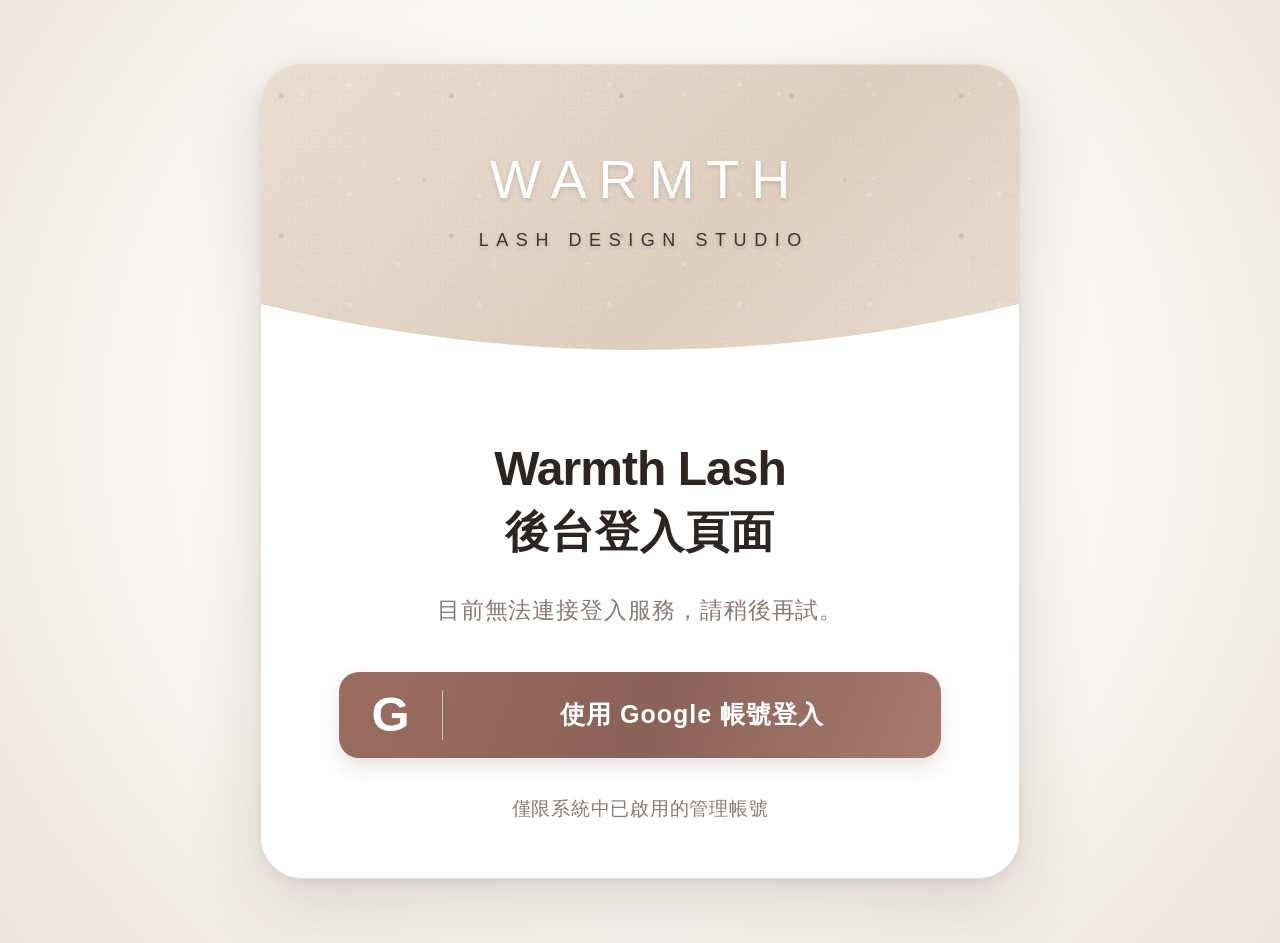
<file: index.html>
<!DOCTYPE html>
<html lang="zh-Hant">
<head>
  <meta charset="UTF-8">
  <meta name="viewport" content="width=device-width, initial-scale=1.0">
  <title>Warmth Lash 後台</title>
  <link rel="stylesheet" href="dashboard.css">
  <link rel="stylesheet" href="auth-ui.css">
  <script src="auth.js"></script>
</head>
<body>
<div class="app">
  <header class="topbar">
    <div class="brand">
      <div class="logo">W</div>
      <div><div class="brand-title">Warmth Lash 後台</div><div class="brand-sub">Lash Studio Dashboard</div></div>
    </div>
    <div class="top-actions">
      <div id="todayDate" class="date-pill"></div>
      <div class="account-menu">
        <a class="avatar-link" href="profile.html" aria-label="編輯個人資料">
          <div id="userAvatar" class="avatar" aria-hidden="true">店</div>
        </a>
        <div class="account-copy">
          <a id="userDisplayName" class="account-name" href="profile.html">讀取中</a>
          <a id="logoutLink" class="logout-link" href="https://lash-record.lxstudio.workers.dev/auth/logout">登出</a>
        </div>
      </div>
    </div>
  </header>

  <div class="layout">
    <aside class="sidebar">
      <nav class="nav">
        <a href="index.html" class="active"><span class="nav-icon">⌂</span>首頁</a>
        <a href="#recentCustomers"><span class="nav-icon">♙</span>顧客</a>
        <a href="record-form.html"><span class="nav-icon">✎</span>紀錄</a>
        <a href="settings.html"><span class="nav-icon">⚙</span>設定</a>
      </nav>
      <div class="sidebar-note">目前為 Prototype。顧客資料卡與美睫紀錄表已可從工作台直接開啟。</div>
    </aside>

    <main class="main">
      <section class="hero">
        <div><h1>午安，今天有 3 位客人 ✨</h1><p>先看今天的預約，再快速進入顧客資料或新增施作紀錄。</p></div>
        <div class="quick-actions">
          <a class="btn btn-primary" href="customer-form.html">＋ 新增顧客</a>
          <a class="btn btn-secondary" href="record-form.html">＋ 新增美睫紀錄</a>
        </div>
      </section>

      <section class="grid-top">
        <div class="card">
          <div class="card-head"><div><div class="card-title">今日預約</div><div class="card-sub">今天的服務安排</div></div><button class="link-btn" type="button">查看全部</button></div>
          <div class="schedule">
            <div class="appointment">
              <div class="time">10:00</div><div><div class="customer-name">王小美 <span class="tag">回訪客</span></div><div class="customer-meta"><span>上次：08/15</span><span>可愛型</span><span>C / 9mm</span></div></div>
              <div class="action-mini"><a class="btn btn-secondary btn-small" href="customer-form.html?name=王小美">看資料</a><a class="btn btn-primary btn-small" href="record-form.html?name=王小美">本次施作</a></div>
            </div>
            <div class="appointment">
              <div class="time">13:30</div><div><div class="customer-name">陳語柔 <span class="tag new">新客</span></div><div class="customer-meta"><span>第一次來店</span><span>尚未建立施作紀錄</span></div></div>
              <div class="action-mini"><a class="btn btn-secondary btn-small" href="customer-form.html?name=陳語柔">填資料卡</a><a class="btn btn-primary btn-small" href="record-form.html?name=陳語柔">開始服務</a></div>
            </div>
            <div class="appointment">
              <div class="time">16:00</div><div><div class="customer-name">林佳蓉 <span class="tag">回訪客</span></div><div class="customer-meta"><span>上次：08/20</span><span>性感型</span><span>SC / 10mm</span></div></div>
              <div class="action-mini"><a class="btn btn-secondary btn-small" href="customer-form.html?name=林佳蓉">看資料</a><a class="btn btn-primary btn-small" href="record-form.html?name=林佳蓉">本次施作</a></div>
            </div>
          </div>
        </div>

        <div class="card">
          <div class="card-head"><div><div class="card-title">本月概況</div><div class="card-sub">快速掌握 9 月營運狀況</div></div></div>
          <div class="stats">
            <div class="stat"><div class="stat-label">本月服務人次</div><div class="stat-value">28</div><div class="stat-foot">較上月同期 +4</div></div>
            <div class="stat"><div class="stat-label">本月新客</div><div class="stat-value">6</div><div class="stat-foot">新客占比 21%</div></div>
            <div class="stat"><div class="stat-label">本月營業額</div><div class="stat-value">$42,800</div><div class="stat-foot">Prototype 假資料</div></div>
            <div class="stat"><div class="stat-label">平均客單價</div><div class="stat-value">$1,529</div><div class="stat-foot">依本月施作紀錄計算</div></div>
          </div>
        </div>
      </section>

      <section class="grid-bottom">
        <div id="recentCustomers" class="card">
          <div class="card-head"><div><div class="card-title">最近顧客</div><div class="card-sub">快速回到最近服務過的客人</div></div><button class="link-btn" type="button">顧客列表</button></div>
          <div class="customer-list">
            <a class="list-row" href="customer-form.html?name=王小美"><div class="row-main"><div class="row-title">王小美</div><div class="row-sub">09/08・可愛型・C / 9mm・120 根</div></div><div class="row-side">查看 ›</div></a>
            <a class="list-row" href="customer-form.html?name=李欣怡"><div class="row-main"><div class="row-title">李欣怡</div><div class="row-sub">09/06・性感型・SC / 10mm・140 根</div></div><div class="row-side">查看 ›</div></a>
            <a class="list-row" href="customer-form.html?name=陳語柔"><div class="row-main"><div class="row-title">陳語柔</div><div class="row-sub">09/03・初訪建檔・尚無施作紀錄</div></div><div class="row-side">查看 ›</div></a>
            <a class="list-row" href="customer-form.html?name=林佳蓉"><div class="row-main"><div class="row-title">林佳蓉</div><div class="row-sub">09/01・華麗型・CC / 11mm・160 根</div></div><div class="row-side">查看 ›</div></a>
          </div>
        </div>

        <div class="card">
          <div class="card-head"><div><div class="card-title">待追蹤</div><div class="card-sub">提醒需要關心或可能回訪的客人</div></div><button class="link-btn" type="button">查看全部</button></div>
          <div class="follow-list">
            <div class="list-row"><div class="row-main"><div class="follow-alert">28 天未回訪</div><div class="row-title">張雅婷</div><div class="row-sub">上次施作：08/14・可愛型</div></div><a class="btn btn-secondary btn-small" href="customer-form.html?name=張雅婷">查看</a></div>
            <div class="list-row"><div class="row-main"><div class="follow-alert">敏感反應註記</div><div class="row-title">許庭瑜</div><div class="row-sub">資料卡曾註記眼膜／面膜過敏反應</div></div><a class="btn btn-secondary btn-small" href="customer-form.html?name=許庭瑜">查看</a></div>
            <div class="list-row"><div class="row-main"><div class="follow-alert">35 天未回訪</div><div class="row-title">黃薇婷</div><div class="row-sub">上次施作：08/07・無辜型</div></div><a class="btn btn-secondary btn-small" href="customer-form.html?name=黃薇婷">查看</a></div>
          </div>
        </div>
      </section>
    </main>
  </div>

  <nav class="mobile-nav">
    <a href="index.html" class="active"><span>⌂</span><span>首頁</span></a><a href="#recentCustomers"><span>♙</span><span>顧客</span></a><a href="record-form.html"><span>✎</span><span>紀錄</span></a><a href="settings.html"><span>⚙</span><span>設定</span></a>
  </nav>
</div>
<script src="dashboard.js"></script>
</body>
</html>
</file>
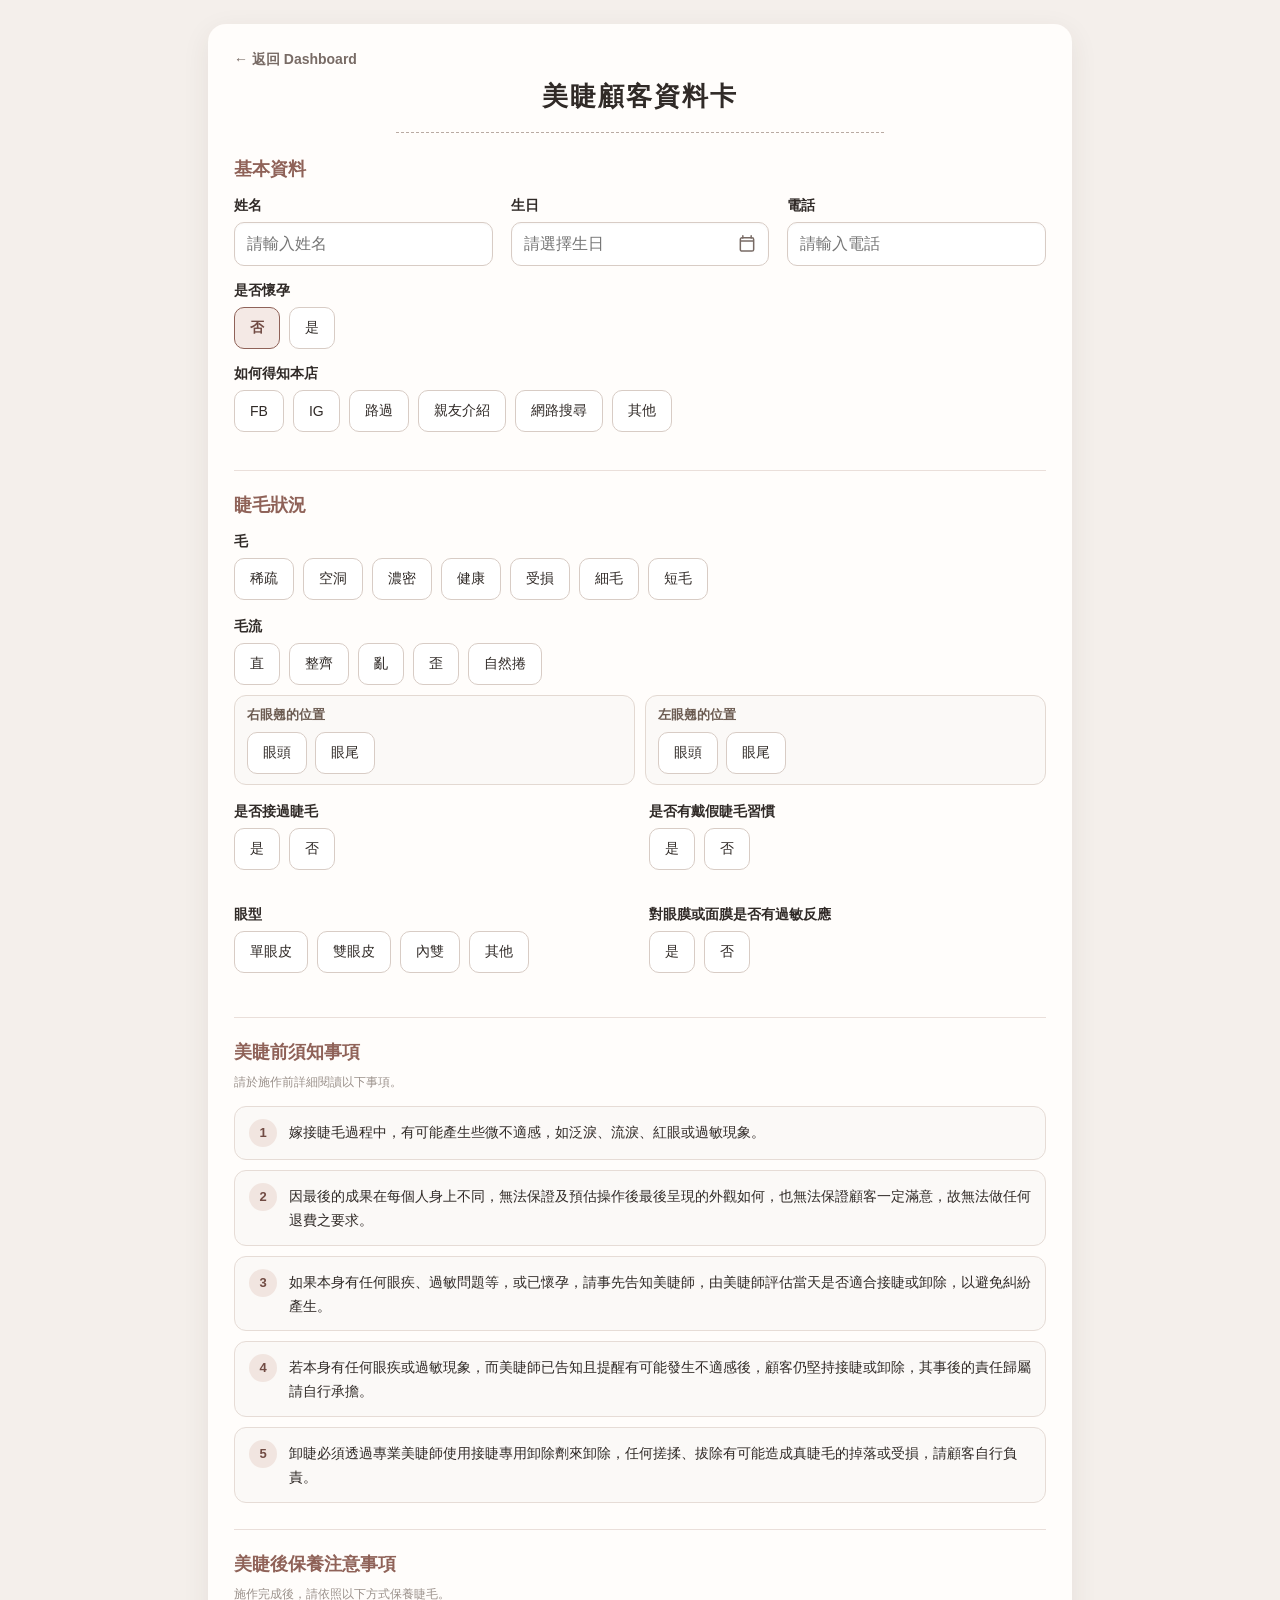
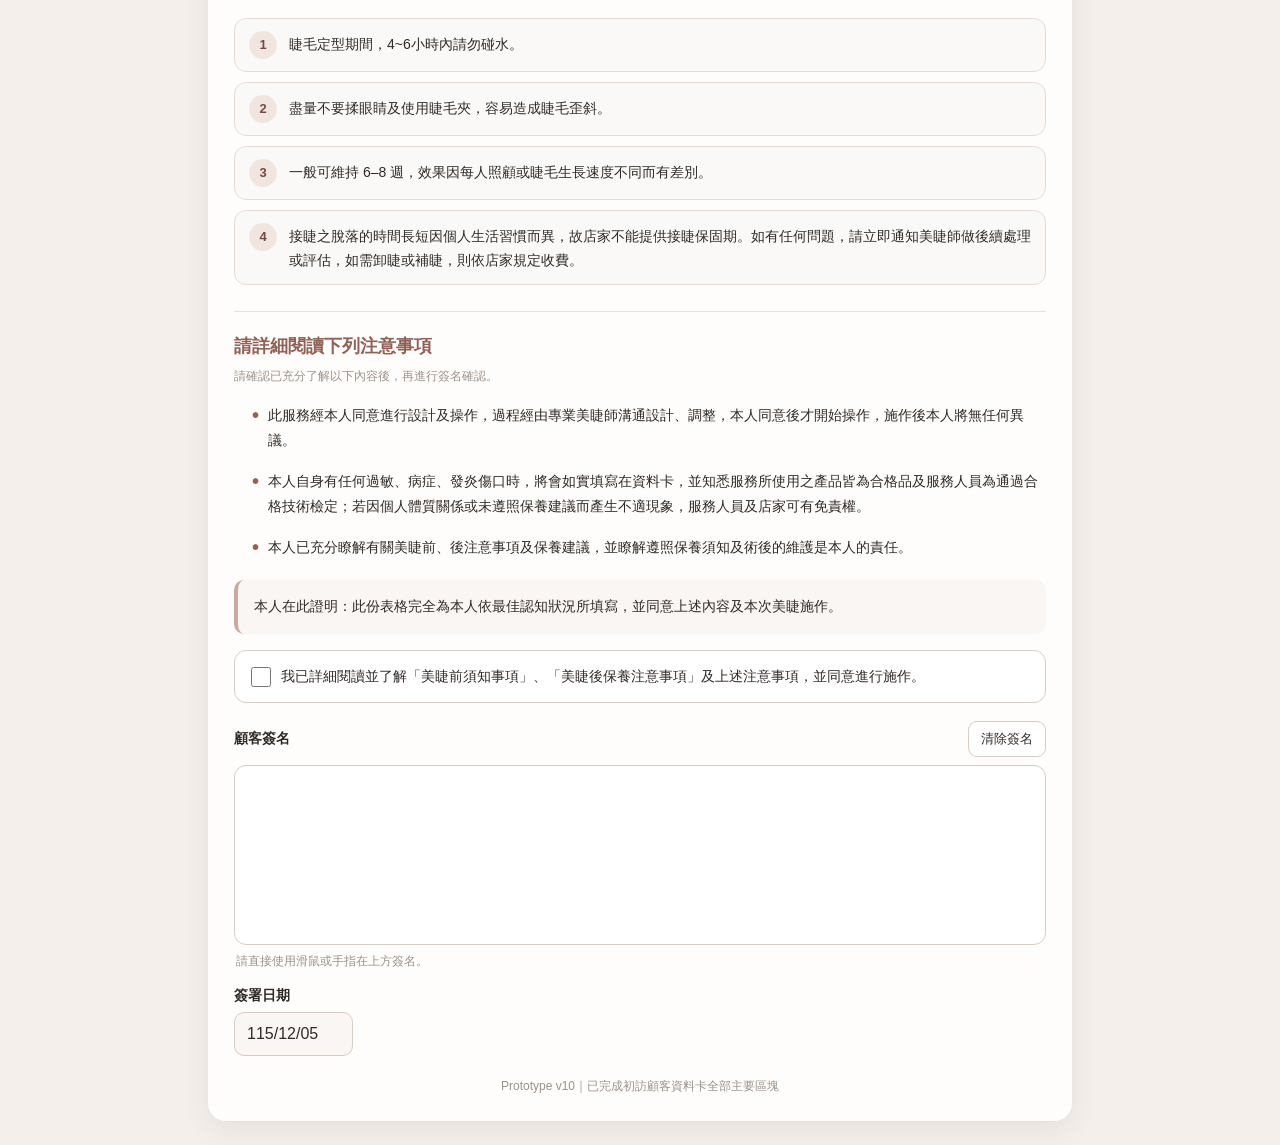
<file: customer-form-base.html>
<!doctype html><html lang="zh-Hant"><head><meta charset="utf-8"><meta name="viewport" content="width=device-width,initial-scale=1"><title>美睫顧客資料卡 Prototype v6</title><style>:root{--bg:#f4efeb; --paper:#fffdfb; --text:#302a27; --muted:#9b918b;--line:#d8ccc5; --accent:#8f6258; --soft:#f7f1ed;}*{box-sizing:border-box}body{margin:0; background:var(--bg); color:var(--text);font-family:-apple-system,BlinkMacSystemFont,"Segoe UI","Noto Sans TC",Arial,sans-serif;}.wrap{max-width:900px;margin:24px auto;padding:0 18px}.card{background:var(--paper); border-radius:18px; padding:26px;box-shadow:0 8px 28px rgba(64,45,38,.08);}h1{margin:0;text-align:center;font-size:26px;font-weight:700;letter-spacing:.08em}.dash{width:60%;margin:18px auto 24px;border-top:1.5px dashed #b9aaa2}.section-title{font-size:18px;font-weight:700;color:var(--accent);margin:0 0 16px}.back-link{display:inline-flex;align-items:center;color:#786b65;text-decoration:none;font-size:14px;font-weight:600;margin-bottom:10px}.back-link:hover{color:var(--accent)}.grid{display:grid;grid-template-columns:1fr 1fr;gap:16px 18px}.basic-grid{grid-template-columns:repeat(3,minmax(0,1fr))}.field label,.group-label{display:block;font-size:14px;font-weight:600;margin-bottom:7px}input{width:100%;height:44px;border:1px solid var(--line);border-radius:10px;padding:0 12px;background:#fff;color:var(--text);font-size:16px;box-shadow:inset 0 1px 2px rgba(0,0,0,.03);outline:none;}input:focus{border-color:#aa8178;box-shadow:0 0 0 3px rgba(143,98,88,.10)}.full{grid-column:1/-1}.choice-row{display:flex;flex-wrap:wrap;gap:9px}.choice{position:relative}.choice input{position:absolute;opacity:0;pointer-events:none}.choice span{display:flex;align-items:center;justify-content:center;min-height:42px;padding:8px 15px;border:1px solid var(--line);border-radius:10px;background:#fff;font-size:14px;cursor:pointer;user-select:none;}.choice input:checked + span{border-color:var(--accent);background:#f4e9e5;color:#714b43;font-weight:600}.pregnancy-row{display:flex;align-items:flex-end;gap:14px;flex-wrap:wrap}.pregnancy-options{display:flex;gap:9px}.weeks{width:180px}.hidden{display:none}.other-wrap{margin-top:10px;max-width:420px}.source-detail-grid{display:grid;grid-template-columns:repeat(auto-fit,minmax(260px,1fr));gap:12px;margin-top:12px}.source-detail{min-width:0}.source-detail label{display:block;font-size:13px;font-weight:600;color:#6c5c52;margin:0 0 6px 2px}.section-divider{margin:26px 0 22px;border-top:1px solid #eadfda}.direction-detail{margin-top:10px;display:grid;grid-template-columns:repeat(2,minmax(0,1fr));gap:10px}.direction-card{border:1px solid #e3d9d2;border-radius:12px;padding:10px 12px;background:#fbf9f7}.direction-title{display:block;font-size:13px;font-weight:700;color:#6c5c52;margin-bottom:8px}.direction-options{display:flex;gap:8px;flex-wrap:wrap}@media (max-width:767px){.direction-detail{grid-template-columns:1fr}}.status-group{margin-bottom:18px}.status-group:last-child{margin-bottom:0}.lash-question-grid{row-gap:18px}.inline-other{margin-top:10px;max-width:420px}.notice-list{display:grid;gap:10px;margin:0;padding:0;list-style:none}.notice-item{display:grid;grid-template-columns:30px 1fr;gap:10px;align-items:start;padding:12px 14px;border:1px solid #e6dcd6;border-radius:12px;background:#fbf9f7;line-height:1.7;font-size:14px}.notice-number{width:28px;height:28px;border-radius:50%;display:grid;place-items:center;background:#f1e5e0;color:#714b43;font-weight:700;font-size:13px}.notice-text{padding-top:2px}.notice-subtitle{margin:-7px 0 14px;color:var(--muted);font-size:12px;line-height:1.6}.footer-note{margin-top:22px;color:var(--muted);font-size:12px;text-align:center}.roc-date-wrap{position:relative}.date-input{padding-right:48px;cursor:pointer}.calendar-button{position:absolute;right:5px;top:5px;width:34px;height:34px;border:0;background:transparent;color:#786b65;border-radius:8px;cursor:pointer;display:grid;place-items:center}.calendar-icon{width:20px;height:20px}.roc-calendar{position:absolute;z-index:20;top:50px;left:0;width:310px;background:#fff;border:1px solid var(--line);border-radius:12px;padding:12px;box-shadow:0 12px 30px rgba(0,0,0,.14)}.cal-head{display:flex;align-items:center;justify-content:space-between;margin-bottom:10px}.cal-head button{border:0;background:var(--soft);width:34px;height:34px;border-radius:8px;cursor:pointer}.cal-title{font-size:14px;font-weight:700}.week,.days{display:grid;grid-template-columns:repeat(7,1fr);text-align:center;gap:3px}.week{font-size:11px;color:var(--muted);margin-bottom:4px}.day{border:0;background:transparent;height:34px;border-radius:8px;cursor:pointer;font-size:13px}.day:hover{background:var(--soft)}.day.selected{background:var(--accent);color:#fff}.day.blank{pointer-events:none}.today-btn{width:100%;margin-top:8px;height:34px;border:0;border-radius:8px;background:var(--soft);color:var(--text);cursor:pointer}.consent-list{display:grid;gap:12px;margin:0;padding:0 0 0 18px;list-style:none}.consent-item{padding:2px 0;line-height:1.8;font-size:14px;display:flex;align-items:flex-start;gap:9px}.consent-item::before{content:"•";font-size:20px;line-height:1.25;color:var(--accent);font-weight:700;flex:0 0 auto}.agree-box{margin-top:16px;padding:14px 16px;border:1px solid #d9cbc4;border-radius:12px;background:#fff}.agree-check{display:flex;align-items:flex-start;gap:10px;cursor:pointer;line-height:1.65;font-size:14px}.agree-check input{width:20px;height:20px;margin:2px 0 0;flex:0 0 auto;accent-color:var(--accent);box-shadow:none}.signature-block{margin-top:18px}.signature-head{display:flex;align-items:center;justify-content:space-between;gap:12px;margin-bottom:8px}.signature-title{font-size:14px;font-weight:700}.clear-signature{border:1px solid var(--line);background:#fff;color:var(--text);border-radius:9px;padding:8px 12px;cursor:pointer;font-family:inherit}.signature-pad{width:100%;height:180px;display:block;border:1px solid var(--line);border-radius:12px;background:#fff;touch-action:none}.signature-hint{margin:7px 2px 0;color:var(--muted);font-size:12px;line-height:1.6}.consent-date-row{margin-top:16px;display:grid;grid-template-columns:1fr 1fr;gap:16px}.readonly-box{width:30%;height:44px;border:1px solid var(--line);border-radius:10px;padding:0 12px;background:#f9f6f4;color:var(--text);font-size:16px;display:flex;align-items:center}.final-declaration{margin-top:18px;padding:14px 16px;border-left:4px solid #c9aaa0;background:#faf6f3;border-radius:10px;line-height:1.8;font-size:14px}@media(max-width:767px){.consent-date-row{grid-template-columns:1fr}.signature-pad{height:160px}}@media(max-width:767px){.basic-grid{grid-template-columns:1fr}.wrap{margin:12px auto;padding:0 10px}.card{padding:18px 14px;border-radius:14px}h1{font-size:22px}.dash{width:82%;margin:15px auto 20px}.grid{grid-template-columns:1fr;gap:15px}.lash-question-grid{row-gap:18px}.full{grid-column:auto}.weeks{width:100%}.choice span{min-height:44px;padding:8px 13px}.roc-calendar{width:min(310px,calc(100vw - 48px))}}</style></head><body><div class="wrap"><main class="card"><a class="back-link" href="index.html">← 返回 Dashboard</a><h1>美睫顧客資料卡</h1><div class="dash"></div><section><h2 class="section-title">基本資料</h2><div class="grid basic-grid"><div class="field"><label for="name">姓名</label><input id="name" type="text" placeholder="請輸入姓名"></div><div class="field"><label for="birthdayDisplay">生日</label><div class="roc-date-wrap"><input id="birthdayDisplay" class="date-input" type="text" readonly placeholder="請選擇生日"><button id="birthdayButton" class="calendar-button" type="button" aria-label="選擇生日"><svg class="calendar-icon" viewBox="0 0 24 24" aria-hidden="true"><path d="M7 2v3M17 2v3M4.5 8.5h15M6 4.5h12a2 2 0 0 1 2 2v12a2 2 0 0 1-2 2H6a2 2 0 0 1-2-2v-12a2 2 0 0 1 2-2Z"fill="none" stroke="currentColor" stroke-width="1.8" stroke-linecap="round" stroke-linejoin="round"/></svg></button><div id="birthdayCalendar" class="roc-calendar" hidden><div class="cal-head"><button id="prevMonth" type="button">‹</button><div id="calendarTitle" class="cal-title"></div><button id="nextMonth" type="button">›</button></div><div class="week"><span>日</span><span>一</span><span>二</span><span>三</span><span>四</span><span>五</span><span>六</span></div><div id="calendarDays" class="days"></div><button id="todayButton" class="today-btn" type="button">今天</button></div></div></div><div class="field"><label for="phone">電話</label><input id="phone" type="tel" placeholder="請輸入電話"></div><div class="full"><span class="group-label">是否懷孕</span><div class="pregnancy-row"><div class="pregnancy-options"><label class="choice"><input type="radio" name="pregnant" value="no" checked><span>否</span></label><label class="choice"><input type="radio" name="pregnant" value="yes"><span>是</span></label></div><div id="weeksWrap" class="weeks hidden"><input id="weeks" type="number" min="1" max="45" step="1" inputmode="numeric" placeholder="請輸入週數"></div></div></div><div class="full"><span class="group-label">如何得知本店</span><div class="choice-row"><label class="choice"><input type="checkbox" value="FB"><span>FB</span></label><label class="choice"><input type="checkbox" value="IG"><span>IG</span></label><label class="choice"><input type="checkbox" value="路過"><span>路過</span></label><label class="choice"><input id="sourceReferral" type="checkbox" value="親友介紹"><span>親友介紹</span></label><label class="choice"><input type="checkbox" value="網路搜尋"><span>網路搜尋</span></label><label class="choice"><input id="sourceOther" type="checkbox" value="其他"><span>其他</span></label></div><div class="source-detail-grid"><div id="referralWrap" class="source-detail hidden"><label for="sourceReferralText">介紹人</label><input id="sourceReferralText" type="text" placeholder="請輸入介紹人姓名"></div><div id="otherWrap" class="source-detail hidden"><label for="sourceOtherText">其他來源</label><input id="sourceOtherText" type="text" placeholder="請輸入其他來源"></div></div></div></div></section><div class="section-divider"></div><section><h2 class="section-title">睫毛狀況</h2><div class="status-group"><span class="group-label">毛</span><div class="choice-row"><label class="choice"><input type="checkbox" name="lashCondition" value="稀疏"><span>稀疏</span></label><label class="choice"><input type="checkbox" name="lashCondition" value="空洞"><span>空洞</span></label><label class="choice"><input type="checkbox" name="lashCondition" value="濃密"><span>濃密</span></label><label class="choice"><input type="checkbox" name="lashCondition" value="健康"><span>健康</span></label><label class="choice"><input type="checkbox" name="lashCondition" value="受損"><span>受損</span></label><label class="choice"><input type="checkbox" name="lashCondition" value="細毛"><span>細毛</span></label><label class="choice"><input type="checkbox" name="lashCondition" value="短毛"><span>短毛</span></label></div></div><div class="status-group"><span class="group-label">毛流</span><div class="choice-row"><label class="choice"><input type="checkbox" name="lashDirection" value="直"><span>直</span></label><label class="choice"><input type="checkbox" name="lashDirection" value="整齊"><span>整齊</span></label><label class="choice"><input type="checkbox" name="lashDirection" value="亂"><span>亂</span></label><label class="choice"><input type="checkbox" name="lashDirection" value="歪"><span>歪</span></label><label class="choice"><input type="checkbox" name="lashDirection" value="自然捲"><span>自然捲</span></label></div><div class="direction-detail"><div class="direction-card"><span class="direction-title">右眼翹的位置</span><div class="direction-options"><label class="choice"><input type="checkbox" name="rightEyeLiftPosition" value="眼頭"><span>眼頭</span></label><label class="choice"><input type="checkbox" name="rightEyeLiftPosition" value="眼尾"><span>眼尾</span></label></div></div><div class="direction-card"><span class="direction-title">左眼翹的位置</span><div class="direction-options"><label class="choice"><input type="checkbox" name="leftEyeLiftPosition" value="眼頭"><span>眼頭</span></label><label class="choice"><input type="checkbox" name="leftEyeLiftPosition" value="眼尾"><span>眼尾</span></label></div></div></div></div><div class="grid lash-question-grid"><div class="status-group"><span class="group-label">是否接過睫毛</span><div class="choice-row"><label class="choice"><input type="radio" name="hadExtensions" value="yes"><span>是</span></label><label class="choice"><input type="radio" name="hadExtensions" value="no"><span>否</span></label></div></div><div class="status-group"><span class="group-label">是否有戴假睫毛習慣</span><div class="choice-row"><label class="choice"><input type="radio" name="falseLashHabit" value="yes"><span>是</span></label><label class="choice"><input type="radio" name="falseLashHabit" value="no"><span>否</span></label></div></div><div class="status-group"><span class="group-label">眼型</span><div class="choice-row"><label class="choice"><input type="radio" name="eyeType" value="單眼皮"><span>單眼皮</span></label><label class="choice"><input type="radio" name="eyeType" value="雙眼皮"><span>雙眼皮</span></label><label class="choice"><input type="radio" name="eyeType" value="內雙"><span>內雙</span></label><label class="choice"><input id="eyeTypeOther" type="radio" name="eyeType" value="其他"><span>其他</span></label></div><div id="eyeTypeOtherWrap" class="inline-other hidden"><input id="eyeTypeOtherText" type="text" placeholder="請輸入其他眼型"></div></div><div class="status-group"><span class="group-label">對眼膜或面膜是否有過敏反應</span><div class="choice-row"><label class="choice"><input type="radio" name="maskAllergy" value="yes"><span>是</span></label><label class="choice"><input type="radio" name="maskAllergy" value="no"><span>否</span></label></div></div></div></section><div class="section-divider"></div><section><h2 class="section-title">美睫前須知事項</h2><p class="notice-subtitle">請於施作前詳細閱讀以下事項。</p><ol class="notice-list"><li class="notice-item"><span class="notice-number">1</span><div class="notice-text">嫁接睫毛過程中，有可能產生些微不適感，如泛淚、流淚、紅眼或過敏現象。</div></li><li class="notice-item"><span class="notice-number">2</span><div class="notice-text">因最後的成果在每個人身上不同，無法保證及預估操作後最後呈現的外觀如何，也無法保證顧客一定滿意，故無法做任何退費之要求。</div></li><li class="notice-item"><span class="notice-number">3</span><div class="notice-text">如果本身有任何眼疾、過敏問題等，或已懷孕，請事先告知美睫師，由美睫師評估當天是否適合接睫或卸除，以避免糾紛產生。</div></li><li class="notice-item"><span class="notice-number">4</span><div class="notice-text">若本身有任何眼疾或過敏現象，而美睫師已告知且提醒有可能發生不適感後，顧客仍堅持接睫或卸除，其事後的責任歸屬請自行承擔。</div></li><li class="notice-item"><span class="notice-number">5</span><div class="notice-text">卸睫必須透過專業美睫師使用接睫專用卸除劑來卸除，任何搓揉、拔除有可能造成真睫毛的掉落或受損，請顧客自行負責。</div></li></ol></section><div class="section-divider"></div><section><h2 class="section-title">美睫後保養注意事項</h2><p class="notice-subtitle">施作完成後，請依照以下方式保養睫毛。</p><ol class="notice-list"><li class="notice-item"><span class="notice-number">1</span><div class="notice-text">睫毛定型期間，4~6小時內請勿碰水。</div></li><li class="notice-item"><span class="notice-number">2</span><div class="notice-text">盡量不要揉眼睛及使用睫毛夾，容易造成睫毛歪斜。</div></li><li class="notice-item"><span class="notice-number">3</span><div class="notice-text">一般可維持 6–8 週，效果因每人照顧或睫毛生長速度不同而有差別。</div></li><li class="notice-item"><span class="notice-number">4</span><div class="notice-text">接睫之脫落的時間長短因個人生活習慣而異，故店家不能提供接睫保固期。如有任何問題，請立即通知美睫師做後續處理或評估，如需卸睫或補睫，則依店家規定收費。</div></li></ol></section><div class="section-divider"></div><section><h2 class="section-title">請詳細閱讀下列注意事項</h2><p class="notice-subtitle">請確認已充分了解以下內容後，再進行簽名確認。</p><ul class="consent-list"><li class="consent-item">此服務經本人同意進行設計及操作，過程經由專業美睫師溝通設計、調整，本人同意後才開始操作，施作後本人將無任何異議。</li><li class="consent-item">本人自身有任何過敏、病症、發炎傷口時，將會如實填寫在資料卡，並知悉服務所使用之產品皆為合格品及服務人員為通過合格技術檢定；若因個人體質關係或未遵照保養建議而產生不適現象，服務人員及店家可有免責權。</li><li class="consent-item">本人已充分瞭解有關美睫前、後注意事項及保養建議，並瞭解遵照保養須知及術後的維護是本人的責任。</li></ul><div class="final-declaration">本人在此證明：此份表格完全為本人依最佳認知狀況所填寫，並同意上述內容及本次美睫施作。</div><div class="agree-box"><label class="agree-check"><input id="consentAgree" type="checkbox"><span>我已詳細閱讀並了解「美睫前須知事項」、「美睫後保養注意事項」及上述注意事項，並同意進行施作。</span></label></div><div class="signature-block"><div class="signature-head"><span class="signature-title">顧客簽名</span><button id="clearSignature" class="clear-signature" type="button">清除簽名</button></div><canvas id="signaturePad" class="signature-pad" aria-label="顧客簽名區"></canvas><p class="signature-hint">請直接使用滑鼠或手指在上方簽名。</p></div><div class="consent-date-row"><div class="field"><label>簽署日期</label><div id="consentDate" class="readonly-box"></div></div></div></section><div class="footer-note">Prototype v10｜已完成初訪顧客資料卡全部主要區塊</div></main></div><script>const weeksWrap = document.getElementById('weeksWrap');const weeksInput = document.getElementById('weeks');document.querySelectorAll('input[name="pregnant"]').forEach(r => {r.addEventListener('change', () => {if (!r.checked) return;const isPregnant = r.value === 'yes';weeksWrap.classList.toggle('hidden', !isPregnant);if (!isPregnant) {weeksInput.value = '';}});});const eyeTypeOther = document.getElementById('eyeTypeOther');const eyeTypeOtherWrap = document.getElementById('eyeTypeOtherWrap');document.querySelectorAll('input[name="eyeType"]').forEach(r => {r.addEventListener('change', () => {eyeTypeOtherWrap.classList.toggle('hidden', !eyeTypeOther.checked);});});const sourceReferral = document.getElementById('sourceReferral');const referralWrap = document.getElementById('referralWrap');const sourceReferralText = document.getElementById('sourceReferralText');sourceReferral.addEventListener('change', () => {referralWrap.classList.toggle('hidden', !sourceReferral.checked);if (!sourceReferral.checked) sourceReferralText.value = '';});const sourceOther = document.getElementById('sourceOther');const otherWrap = document.getElementById('otherWrap');const sourceOtherText = document.getElementById('sourceOtherText');sourceOther.addEventListener('change', () => {otherWrap.classList.toggle('hidden', !sourceOther.checked);if (!sourceOther.checked) sourceOtherText.value = '';});const display = document.getElementById('birthdayDisplay');const button = document.getElementById('birthdayButton');const calendar = document.getElementById('birthdayCalendar');const title = document.getElementById('calendarTitle');const days = document.getElementById('calendarDays');let selectedDate = null;let viewDate = new Date();function roc(d){return `${d.getFullYear()-1911}/${String(d.getMonth()+1).padStart(2,'0')}/${String(d.getDate()).padStart(2,'0')}`;}function renderCalendar(){const y=viewDate.getFullYear(), m=viewDate.getMonth();title.textContent=`民國 ${y-1911} 年 ${String(m+1).padStart(2,'0')} 月`;days.innerHTML='';const first=new Date(y,m,1).getDay();const count=new Date(y,m+1,0).getDate();for(let i=0;i<first;i++){const b=document.createElement('button'); b.className='day blank'; days.appendChild(b);}for(let d=1;d<=count;d++){const b=document.createElement('button'); b.type='button'; b.className='day'; b.textContent=d;if(selectedDate && selectedDate.getFullYear()===y && selectedDate.getMonth()===m && selectedDate.getDate()===d) b.classList.add('selected');b.onclick=()=>{selectedDate=new Date(y,m,d); display.value=roc(selectedDate); calendar.hidden=true; renderCalendar();};days.appendChild(b);}}function toggleCalendar(){calendar.hidden=!calendar.hidden;if(!calendar.hidden){ if(selectedDate) viewDate=new Date(selectedDate); renderCalendar(); }}button.onclick=toggleCalendar; display.onclick=toggleCalendar;document.getElementById('prevMonth').onclick=()=>{viewDate=new Date(viewDate.getFullYear(),viewDate.getMonth()-1,1);renderCalendar()};document.getElementById('nextMonth').onclick=()=>{viewDate=new Date(viewDate.getFullYear(),viewDate.getMonth()+1,1);renderCalendar()};document.getElementById('todayButton').onclick=()=>{selectedDate=new Date();viewDate=new Date();display.value=roc(selectedDate);calendar.hidden=true;renderCalendar()};document.addEventListener('click',e=>{if(!e.target.closest('.roc-date-wrap')) calendar.hidden=true});const consentDate = document.getElementById('consentDate');const todayForConsent = new Date();consentDate.textContent = roc(todayForConsent);const signaturePad = document.getElementById('signaturePad');const signatureCtx = signaturePad.getContext('2d');let drawing = false;let hasSignature = false;function resizeSignaturePad(){const ratio = Math.max(window.devicePixelRatio || 1, 1);const rect = signaturePad.getBoundingClientRect();signaturePad.width = Math.round(rect.width * ratio);signaturePad.height = Math.round(rect.height * ratio);signatureCtx.setTransform(ratio,0,0,ratio,0,0);signatureCtx.lineWidth = 2;signatureCtx.lineCap = 'round';signatureCtx.lineJoin = 'round';signatureCtx.strokeStyle = '#302a27';}function pointerPosition(e){const rect = signaturePad.getBoundingClientRect();return {x:e.clientX-rect.left,y:e.clientY-rect.top};}signaturePad.addEventListener('pointerdown',e=>{drawing = true;hasSignature = true;signaturePad.setPointerCapture(e.pointerId);const p = pointerPosition(e);signatureCtx.beginPath();signatureCtx.moveTo(p.x,p.y);});signaturePad.addEventListener('pointermove',e=>{if(!drawing) return;const p = pointerPosition(e);signatureCtx.lineTo(p.x,p.y);signatureCtx.stroke();});function stopDrawing(e){if(!drawing) return;drawing = false;signatureCtx.closePath();}signaturePad.addEventListener('pointerup',stopDrawing);signaturePad.addEventListener('pointercancel',stopDrawing);signaturePad.addEventListener('pointerleave',stopDrawing);document.getElementById('clearSignature').addEventListener('click',()=>{signatureCtx.clearRect(0,0,signaturePad.width,signaturePad.height);hasSignature = false;});resizeSignaturePad();window.addEventListener('resize',()=>{resizeSignaturePad();hasSignature = false;});</script></body></html>
</file>
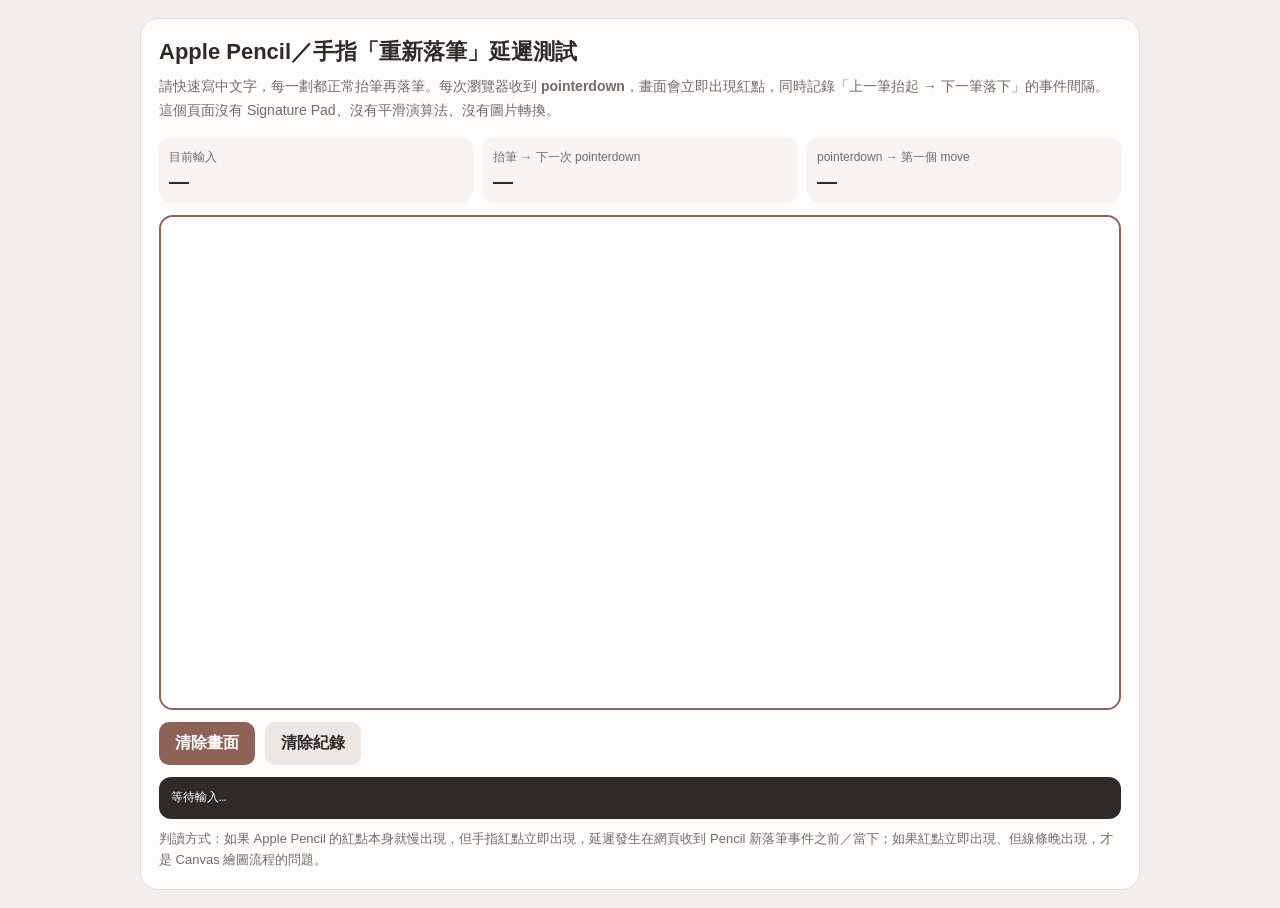
<file: pencil-latency-test.html>
<!doctype html>
<html lang="zh-Hant">
<head>
<meta charset="utf-8">
<meta name="viewport" content="width=device-width,initial-scale=1,maximum-scale=1,user-scalable=no">
<title>Apple Pencil 延遲測試</title>
<style>
*{box-sizing:border-box}html,body{margin:0;min-height:100%;font-family:-apple-system,BlinkMacSystemFont,"PingFang TC","Noto Sans TC",sans-serif;background:#f4efeb;color:#302a27}body{padding:18px}.wrap{max-width:1000px;margin:auto}.card{background:#fffdfb;border:1px solid #e4ddd8;border-radius:18px;padding:18px}.title{font-size:22px;font-weight:800;margin-bottom:8px}.desc{font-size:14px;line-height:1.7;color:#756a65;margin-bottom:14px}.stats{display:grid;grid-template-columns:repeat(3,1fr);gap:10px;margin-bottom:12px}.stat{background:#f8f4f1;border-radius:12px;padding:10px}.stat b{display:block;font-size:20px;margin-top:4px}.label{font-size:12px;color:#756a65}canvas{display:block;width:100%;height:55vh;min-height:360px;background:#fff;border:2px solid #8f6258;border-radius:14px;touch-action:none;-webkit-user-select:none;user-select:none}.actions{display:flex;gap:10px;margin-top:12px;flex-wrap:wrap}button{border:0;border-radius:10px;padding:11px 16px;font:inherit;font-weight:700;background:#8f6258;color:#fff}.secondary{background:#eee6e1;color:#302a27}.log{margin-top:12px;background:#302a27;color:#fff;border-radius:12px;padding:12px;font:12px/1.55 ui-monospace,SFMono-Regular,Menlo,monospace;white-space:pre-wrap;max-height:180px;overflow:auto}.flash{position:fixed;width:22px;height:22px;border-radius:50%;background:#e23d28;pointer-events:none;transform:translate(-50%,-50%);z-index:9999}.note{margin-top:10px;font-size:13px;line-height:1.6;color:#756a65}@media(max-width:650px){body{padding:10px}.card{padding:12px}.stats{grid-template-columns:1fr}.title{font-size:19px}canvas{height:58vh}}
</style>
</head>
<body>
<div class="wrap"><div class="card">
<div class="title">Apple Pencil／手指「重新落筆」延遲測試</div>
<div class="desc">請快速寫中文字，每一劃都正常抬筆再落筆。每次瀏覽器收到 <b>pointerdown</b>，畫面會立即出現紅點，同時記錄「上一筆抬起 → 下一筆落下」的事件間隔。這個頁面沒有 Signature Pad、沒有平滑演算法、沒有圖片轉換。</div>
<div class="stats"><div class="stat"><span class="label">目前輸入</span><b id="type">—</b></div><div class="stat"><span class="label">抬筆 → 下一次 pointerdown</span><b id="gap">—</b></div><div class="stat"><span class="label">pointerdown → 第一個 move</span><b id="moveDelay">—</b></div></div>
<canvas id="pad"></canvas>
<div class="actions"><button id="clear">清除畫面</button><button id="clearLog" class="secondary">清除紀錄</button></div>
<div id="log" class="log">等待輸入…</div>
<div class="note">判讀方式：如果 Apple Pencil 的紅點本身就慢出現，但手指紅點立即出現，延遲發生在網頁收到 Pencil 新落筆事件之前／當下；如果紅點立即出現、但線條晚出現，才是 Canvas 繪圖流程的問題。</div>
</div></div>
<script>
(()=>{
const canvas=document.getElementById('pad'),ctx=canvas.getContext('2d',{alpha:false,desynchronized:true});
const typeEl=document.getElementById('type'),gapEl=document.getElementById('gap'),moveEl=document.getElementById('moveDelay'),logEl=document.getElementById('log');
let rect,lastUp=null,downAt=null,active=null,lastX=0,lastY=0,gotMove=false,rows=[];
function resize(){rect=canvas.getBoundingClientRect();canvas.width=Math.round(rect.width);canvas.height=Math.round(rect.height);ctx.fillStyle='#fff';ctx.fillRect(0,0,canvas.width,canvas.height);ctx.lineWidth=2.4;ctx.lineCap='round';ctx.lineJoin='round';ctx.strokeStyle='#302a27'}
function xy(e){return{x:e.clientX-rect.left,y:e.clientY-rect.top}}
function addLog(s){rows.unshift(s);rows=rows.slice(0,18);logEl.textContent=rows.join('\n')}
function dot(x,y){ctx.beginPath();ctx.fillStyle='#e23d28';ctx.arc(x,y,6,0,Math.PI*2);ctx.fill();ctx.fillStyle='#302a27'}
canvas.addEventListener('pointerdown',e=>{e.preventDefault();if(active!==null)return;const now=performance.now(),p=xy(e);active=e.pointerId;downAt=now;gotMove=false;typeEl.textContent=e.pointerType+(e.pointerType==='pen'?' (Apple Pencil)':'');const gap=lastUp===null?null:now-lastUp;gapEl.textContent=gap===null?'第一筆':gap.toFixed(1)+' ms';moveEl.textContent='等待…';dot(p.x,p.y);lastX=p.x;lastY=p.y;addLog('DOWN  '+e.pointerType.padEnd(5)+'  '+(gap===null?'第一筆':('距上一筆 '+gap.toFixed(1)+' ms')));try{canvas.setPointerCapture(e.pointerId)}catch(_){}},{passive:false});
canvas.addEventListener('pointermove',e=>{if(e.pointerId!==active)return;e.preventDefault();const now=performance.now();if(!gotMove){gotMove=true;moveEl.textContent=(now-downAt).toFixed(1)+' ms';addLog('MOVE  '+e.pointerType.padEnd(5)+'  down→move '+(now-downAt).toFixed(1)+' ms')}const events=typeof e.getCoalescedEvents==='function'?e.getCoalescedEvents():[e];ctx.beginPath();ctx.moveTo(lastX,lastY);for(const ev of events){const p=xy(ev);ctx.lineTo(p.x,p.y);lastX=p.x;lastY=p.y}ctx.stroke()},{passive:false});
function end(e){if(e.pointerId!==active)return;e.preventDefault();lastUp=performance.now();addLog('UP    '+e.pointerType.padEnd(5));active=null;try{canvas.releasePointerCapture(e.pointerId)}catch(_){}}
canvas.addEventListener('pointerup',end,{passive:false});canvas.addEventListener('pointercancel',end,{passive:false});
document.getElementById('clear').onclick=resize;document.getElementById('clearLog').onclick=()=>{rows=[];lastUp=null;gapEl.textContent='—';moveEl.textContent='—';logEl.textContent='等待輸入…'};
window.addEventListener('resize',resize);resize();
})();
</script>
</body>
</html>
</file>
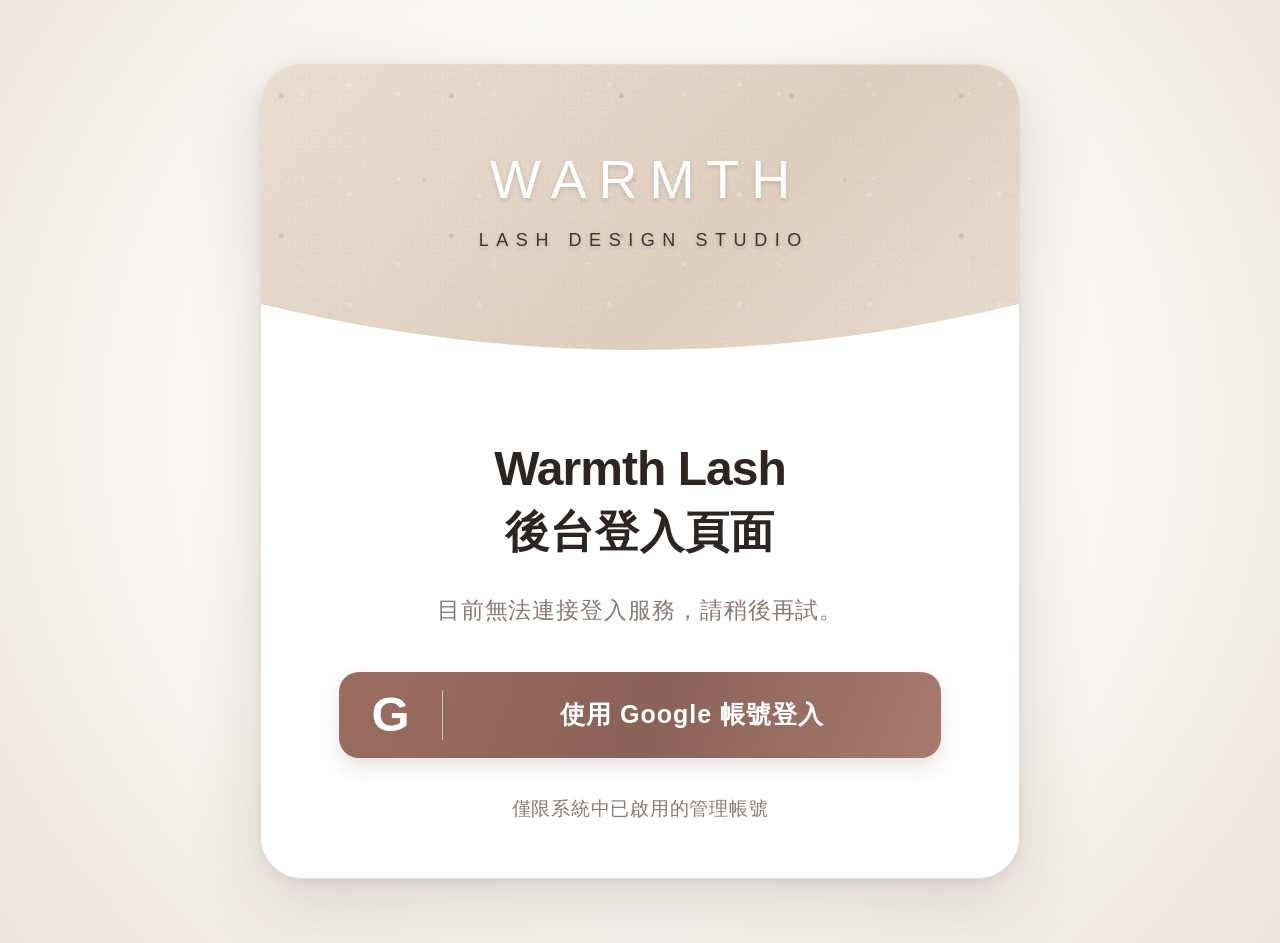
<file: profile.html>
<!DOCTYPE html>
<html lang="zh-Hant">
<head>
  <meta charset="UTF-8">
  <meta name="viewport" content="width=device-width, initial-scale=1.0">
  <title>個人資料｜Warmth Lash 後台</title>
  <link rel="stylesheet" href="profile.css">
  <script src="auth.js"></script>
</head>
<body>
  <header class="profile-topbar">
    <a class="brand" href="index.html" aria-label="返回 Warmth Lash 後台">
      <span class="brand-mark">W</span>
      <span><strong>Warmth Lash 後台</strong><small>Lash Studio Dashboard</small></span>
    </a>
    <a class="back-link" href="index.html">← 返回工作台</a>
  </header>

  <main class="profile-page">
    <section class="profile-card">
      <div class="profile-heading">
        <p class="eyebrow">ACCOUNT PROFILE</p>
        <h1>個人資料</h1>
        <p>設定工作台顯示的名稱與頭像文字。</p>
      </div>

      <form id="profileForm" novalidate>
        <div class="avatar-section">
          <div id="avatarPreview" class="avatar-preview" aria-label="頭像預覽">店</div>
          <div>
            <strong>頭像預覽</strong>
            <p>可使用 1～2 個中文字、英文字母或 Emoji。</p>
          </div>
        </div>

        <div class="field">
          <label for="displayName">顯示名稱</label>
          <input id="displayName" name="displayName" type="text" maxlength="40" autocomplete="name" required>
        </div>

        <div class="field">
          <label for="email">Google 帳號</label>
          <input id="email" name="email" type="email" readonly>
          <small>登入帳號由 Google 驗證，無法在這裡修改。</small>
        </div>

        <div class="field">
          <label for="avatarText">頭像顯示</label>
          <input id="avatarText" name="avatarText" type="text" maxlength="4" inputmode="text" required>
          <div class="avatar-options" aria-label="快速選擇頭像">
            <button type="button" data-avatar="暖">暖</button>
            <button type="button" data-avatar="W">W</button>
            <button type="button" data-avatar="店">店</button>
            <button type="button" data-avatar="✨">✨</button>
            <button type="button" data-avatar="🤎">🤎</button>
          </div>
        </div>

        <div id="profileStatus" class="profile-status" role="status" aria-live="polite"></div>
        <button id="saveProfile" class="save-button" type="submit">儲存個人資料</button>
      </form>
    </section>
  </main>

  <script src="profile.js"></script>
</body>
</html>
</file>
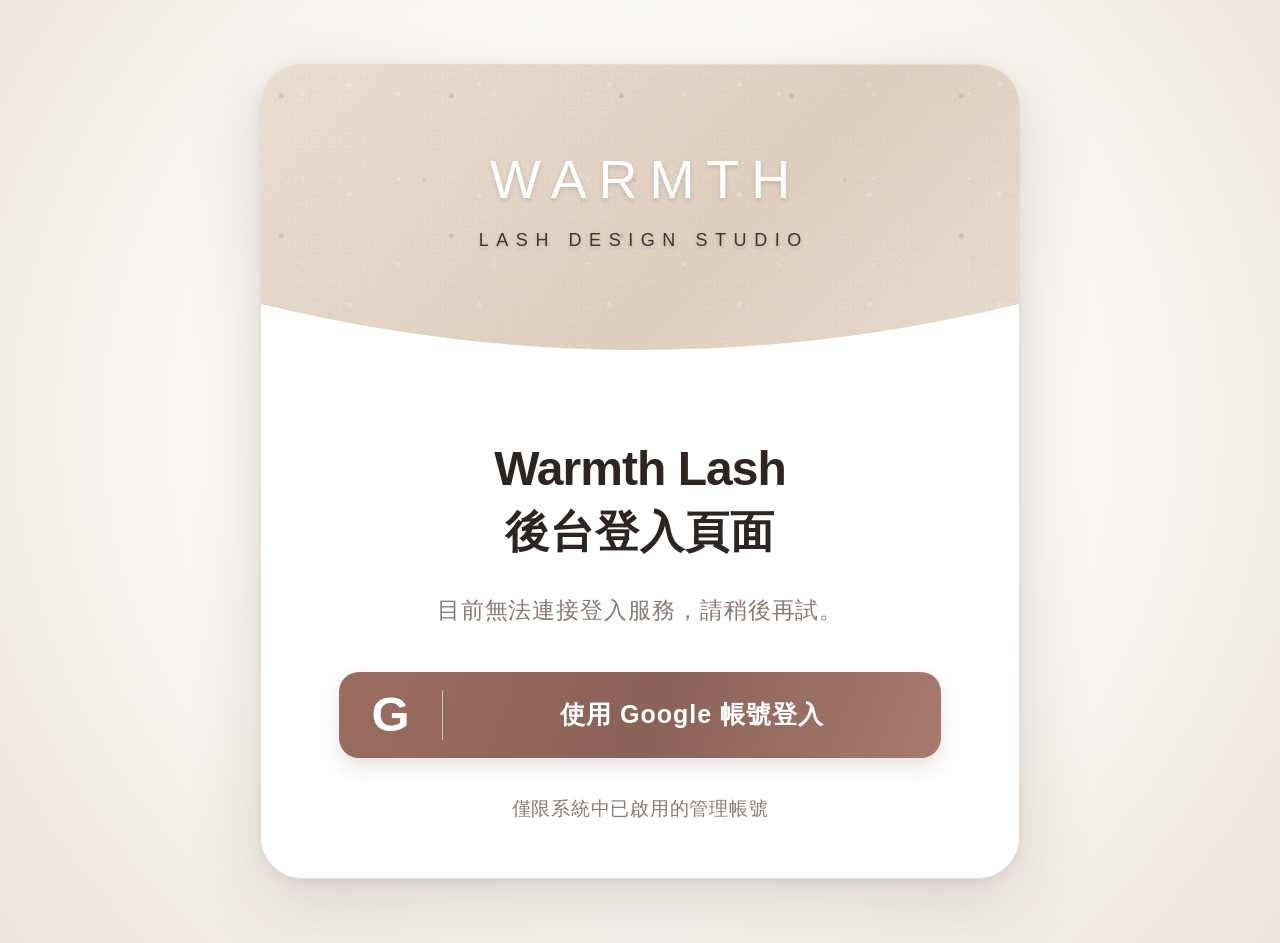
<file: record-form.html>
<!doctype html>
<html lang="zh-Hant">
<head>
  <meta charset="utf-8">
  <meta name="viewport" content="width=device-width,initial-scale=1">
  <title>美睫紀錄表</title>
  <link rel="stylesheet" href="style.css">
  <script src="auth.js"></script>
</head>
<body>
<div class="wrap">
  <div class="card">
    <div style="margin-bottom:12px"><a href="index.html" style="color:#6f625c;text-decoration:none;font-size:14px">← 返回 Dashboard</a></div>
    <div class="record-header"><h1 class="record-title">美睫紀錄表</h1><div class="dashed-separator"></div><div class="customer-row"><span class="customer-label">姓名：</span><span id="customerName" class="customer-name">王小美</span></div><div class="dashed-separator"></div></div>
    <div class="preset-title">款式預設</div>
    <div class="preset-grid"><button class="preset active" data-style="cute"><span class="preset-name">可愛型</span><span class="preset-count">3 個範圍</span></button><button class="preset" data-style="sexy"><span class="preset-name">性感型</span><span class="preset-count">2 個範圍</span></button><button class="preset" data-style="glamour"><span class="preset-name">華麗型</span><span class="preset-count">2 個範圍</span></button><button class="preset" data-style="innocent"><span class="preset-name">無辜型</span><span class="preset-count">4 個範圍</span></button></div>

    <section class="upper-lash-section">
      <div class="upper-lash-header"><span class="upper-lash-title">上睫毛</span></div>
      <div class="upper-lash-content">
        <div class="upper-lash-fields lash-card-grid">
          <label class="lash-setting-card" for="lashType"><span class="lash-setting-label">上睫毛種類</span><input type="text" id="lashType" placeholder="請輸入上睫毛種類"></label>
          <label class="lash-setting-card" for="lashColor"><span class="lash-setting-label">上睫毛顏色</span><select id="lashColor" name="lashColor"><option value="">請選擇顏色</option></select></label>
          <label class="lash-setting-card" for="upperLashCount"><span class="lash-setting-label">上睫毛本數</span><select id="upperLashCount" name="upperLashCount"></select></label>
        </div>
        <div class="eyes-grid"><section class="eye-panel"><div class="eye-title">左眼</div><div id="leftEyeSvg" class="eye-svg"></div><div class="range-order-hint">*範圍由左到右排序</div><div id="leftSegments" class="segments"></div><button id="addLeft" class="add-eye">＋ 新增左眼區域</button></section><section class="eye-panel"><div class="eye-title">右眼</div><div id="rightEyeSvg" class="eye-svg"></div><div class="range-order-hint">*範圍由左到右排序</div><div id="rightSegments" class="segments"></div><button id="addRight" class="add-eye">＋ 新增右眼區域</button></section></div>
      </div>
    </section>

    <section class="lower-lash-section" id="lowerLashSection">
      <div class="lower-lash-header"><div><span class="lower-lash-title">下睫毛</span><span class="lower-lash-optional">選填</span></div><label class="lower-lash-toggle-label" for="lowerLashToggle"><input type="checkbox" id="lowerLashToggle"><span class="lower-lash-switch" aria-hidden="true"></span><span>新增下睫毛紀錄</span></label></div>
      <div id="lowerLashContent" class="lower-lash-content" hidden>
        <div class="lower-lash-fields lash-card-grid four-cols">
          <label class="lash-setting-card" for="lowerLashTypeSummary"><span class="lash-setting-label">下睫毛種類</span><select id="lowerLashTypeSummary" name="lowerLashTypeSummary"></select></label>
          <label class="lash-setting-card" for="lowerLashColorSummary"><span class="lash-setting-label">下睫毛顏色</span><select id="lowerLashColorSummary" name="lowerLashColorSummary"><option value="">請選擇顏色</option></select></label>
          <label class="lash-setting-card" for="lowerLashLength"><span class="lash-setting-label">長度</span><select id="lowerLashLength"></select></label>
          <label class="lash-setting-card" for="lowerLashCount"><span class="lash-setting-label">下睫毛本數</span><select id="lowerLashCount"></select></label>
        </div>
      </div>
    </section>

    <div class="record-table">
      <div class="form-row"><div class="form-label">日期</div><div class="form-input"><div class="roc-date-wrap"><input type="text" id="rocDateDisplay" class="roc-date-input" readonly aria-label="日期" placeholder="請選擇日期"><button type="button" id="rocDateButton" class="calendar-button" aria-label="選擇日期"><svg class="calendar-icon" viewBox="0 0 24 24" aria-hidden="true"><path d="M7 2v3M17 2v3M4.5 8.5h15M6 4.5h12a2 2 0 0 1 2 2v12a2 2 0 0 1-2 2H6a2 2 0 0 1-2-2v-12a2 2 0 0 1 2-2Z" fill="none" stroke="currentColor" stroke-width="1.8" stroke-linecap="round" stroke-linejoin="round"/><path d="M8 12h2M12 12h2M16 12h0M8 16h2M12 16h2M16 16h0" fill="none" stroke="currentColor" stroke-width="1.8" stroke-linecap="round"/></svg></button><div id="rocCalendar" class="roc-calendar" hidden><div class="calendar-header"><button type="button" id="prevMonth" class="calendar-nav">‹</button><div id="calendarTitle" class="calendar-title"></div><button type="button" id="nextMonth" class="calendar-nav">›</button></div><div class="calendar-week"><span>日</span><span>一</span><span>二</span><span>三</span><span>四</span><span>五</span><span>六</span></div><div id="calendarDays" class="calendar-days"></div><button type="button" id="todayButton" class="today-button">今天</button></div></div></div><div class="form-label">接睫樣式</div><div class="form-input"><input type="text" id="lashStyleText" placeholder="請輸入接睫樣式"></div></div>
      <div class="form-row full-row"><div class="form-label">金額</div><div class="form-input"><input type="text" id="amount" inputmode="numeric" pattern="[0-9]*" autocomplete="off" placeholder="依本數自動帶入，可自行修改" oninput="this.value=this.value.replace(/[^0-9]/g,'')"></div></div>
      <div class="form-row full-row"><div class="form-label">消費內容 / 備註</div><div class="form-input"><textarea id="note" placeholder="請輸入消費內容或備註"></textarea></div></div>
    </div>
    <div class="actions"><button id="save" class="action primary">儲存施作紀錄（測試）</button></div><pre id="output">尚未儲存</pre>
  </div>
</div>
<script src="script.js"></script><script src="sexy-preset.js?v=f8e8cd94"></script><script src="record-settings.js?v=5"></script><script src="lower-lash.js?v=14"></script><script src="price-calculator.js?v=1"></script>
<script>const customerParams=new URLSearchParams(location.search);const customerName=customerParams.get('name');if(customerName){document.getElementById('customerName').textContent=customerName;}</script>
</body>
</html>
</file>
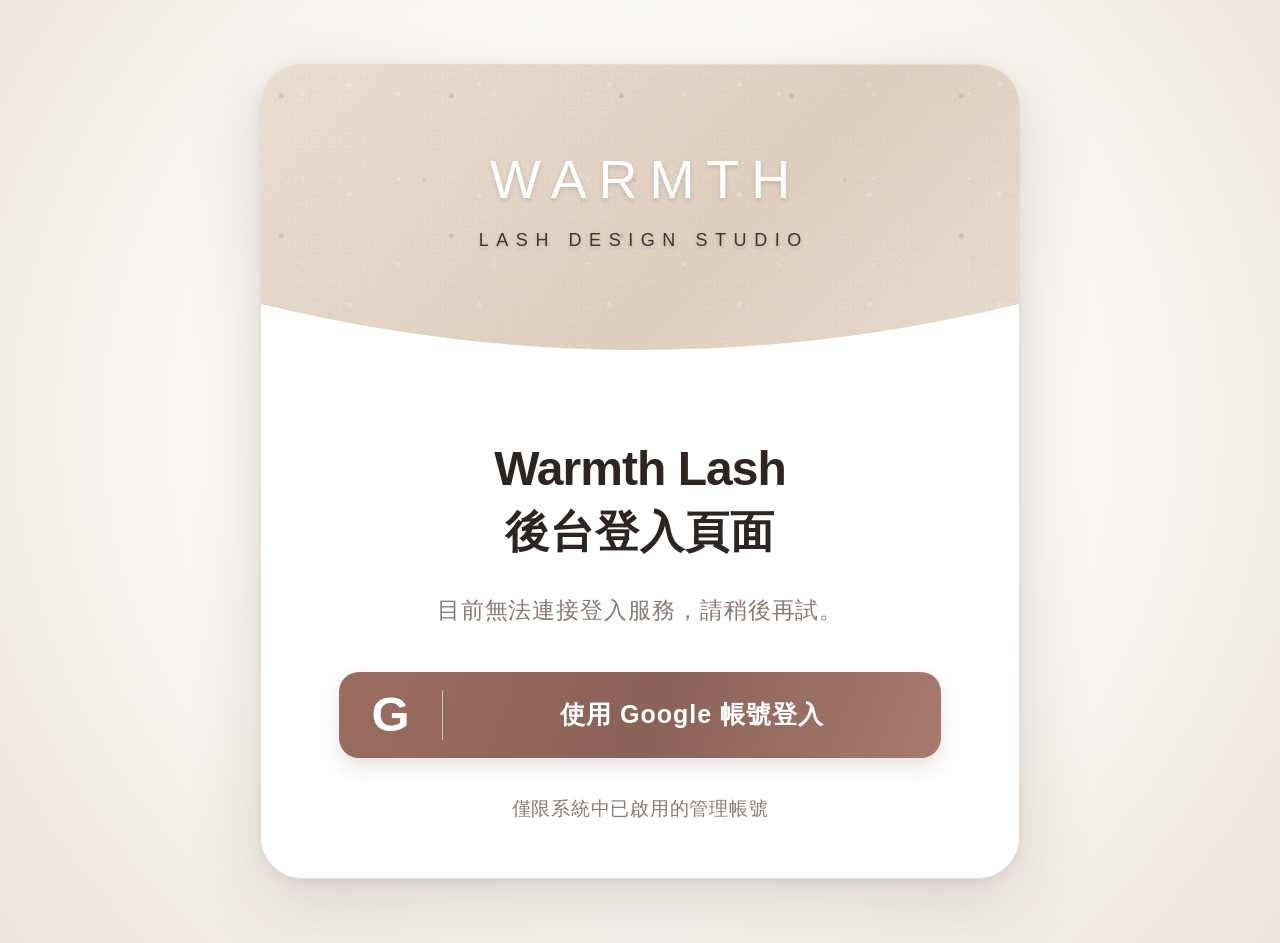
<file: select-customer.html>
<!doctype html>
<html lang="zh-Hant">
<head>
<meta charset="utf-8"><meta name="viewport" content="width=device-width,initial-scale=1">
<title>選擇顧客｜新增美睫紀錄</title>
<style>
:root{--bg:#f4efeb;--paper:#fffdfb;--text:#302a27;--muted:#8a7f78;--line:#e7ddd7;--accent:#8b645a;--accent-soft:#f2e7e2;--soft:#faf6f3;--shadow:0 10px 26px rgba(79,59,48,.08)}*{box-sizing:border-box}body{margin:0;background:var(--bg);color:var(--text);font-family:-apple-system,BlinkMacSystemFont,"Segoe UI","Noto Sans TC","Microsoft JhengHei",sans-serif}.wrap{max-width:820px;margin:28px auto;padding:0 18px}.card{background:var(--paper);border:1px solid var(--line);border-radius:18px;box-shadow:var(--shadow);padding:26px}.back{display:inline-flex;color:#786b65;text-decoration:none;font-size:14px;font-weight:700;margin-bottom:12px}.back:hover{color:var(--accent)}h1{margin:0;text-align:center;font-size:25px;letter-spacing:.06em}.dash{width:60%;margin:18px auto 22px;border-top:1.5px dashed #b9aaa2}.intro{text-align:center;color:var(--muted);font-size:14px;margin:-4px 0 22px}.search{position:relative;margin-bottom:20px}.search input{width:100%;height:48px;border:1px solid var(--line);border-radius:12px;background:#fff;padding:0 16px 0 44px;font-size:16px;outline:none}.search input:focus{border-color:#aa8178;box-shadow:0 0 0 3px rgba(139,100,90,.10)}.search-icon{position:absolute;left:16px;top:13px;color:var(--muted);font-size:18px}.section-head{display:flex;align-items:center;justify-content:space-between;margin:6px 0 10px}.section-title{font-size:15px;font-weight:800}.section-note{font-size:12px;color:var(--muted)}.customer-list{display:grid;gap:9px}.customer{display:grid;grid-template-columns:minmax(0,1fr) auto;gap:12px;align-items:center;padding:14px 15px;border:1px solid #eee4de;border-radius:13px;background:#fff;text-decoration:none;color:inherit;transition:.15s}.customer:hover{border-color:#cdb8af;background:#fdf9f7;transform:translateY(-1px)}.name{font-weight:800;margin-bottom:4px}.meta{font-size:12px;color:var(--muted);display:flex;gap:8px;flex-wrap:wrap}.choose{color:var(--accent);font-size:13px;font-weight:800}.empty{display:none;text-align:center;padding:26px 10px;color:var(--muted);font-size:14px}.new-customer{margin-top:22px;padding-top:18px;border-top:1px dashed var(--line);display:flex;align-items:center;justify-content:space-between;gap:14px}.new-copy strong{display:block;font-size:14px;margin-bottom:4px}.new-copy span{font-size:12px;color:var(--muted)}.btn{display:inline-flex;align-items:center;justify-content:center;min-height:42px;padding:10px 15px;border-radius:11px;text-decoration:none;font-size:14px;font-weight:800;white-space:nowrap}.btn-primary{background:var(--accent);color:#fff}@media(max-width:600px){.wrap{margin:12px auto;padding:0 10px}.card{padding:18px 14px;border-radius:14px}h1{font-size:22px}.dash{width:82%;margin:15px auto 18px}.customer{padding:13px}.new-customer{align-items:stretch;flex-direction:column}.btn{width:100%}}
</style>
<script src="auth.js"></script>
</head>
<body><div class="wrap"><main class="card">
<a class="back" href="index.html">← 返回 Dashboard</a>
<h1>新增美睫紀錄</h1><div class="dash"></div><p class="intro">請先選擇本次服務的顧客，進入紀錄表後會自動帶入姓名。</p>
<div class="search"><span class="search-icon">⌕</span><input id="search" type="search" placeholder="搜尋顧客姓名或電話" autocomplete="off"></div>
<div class="section-head"><div class="section-title">顧客清單</div><div class="section-note">Prototype 假資料</div></div>
<div id="customerList" class="customer-list">
<a class="customer" href="record-form.html?name=王小美" data-search="王小美 0912345678"><div><div class="name">王小美</div><div class="meta"><span>0912-345-678</span><span>回訪客</span><span>上次 09/08</span></div></div><span class="choose">選擇 ›</span></a>
<a class="customer" href="record-form.html?name=李欣怡" data-search="李欣怡 0988123456"><div><div class="name">李欣怡</div><div class="meta"><span>0988-123-456</span><span>回訪客</span><span>上次 09/06</span></div></div><span class="choose">選擇 ›</span></a>
<a class="customer" href="record-form.html?name=陳語柔" data-search="陳語柔 0922333444"><div><div class="name">陳語柔</div><div class="meta"><span>0922-333-444</span><span>新客</span><span>尚無施作紀錄</span></div></div><span class="choose">選擇 ›</span></a>
<a class="customer" href="record-form.html?name=林佳蓉" data-search="林佳蓉 0933555666"><div><div class="name">林佳蓉</div><div class="meta"><span>0933-555-666</span><span>回訪客</span><span>上次 09/01</span></div></div><span class="choose">選擇 ›</span></a>
</div><div id="empty" class="empty">找不到符合的顧客，可以先建立新的顧客資料卡。</div>
<div class="new-customer"><div class="new-copy"><strong>找不到這位顧客？</strong><span>第一次來店的客人請先建立顧客資料卡。</span></div><a class="btn btn-primary" href="customer-form.html?return=record">＋ 新增顧客</a></div>
</main></div>
<script>
const search=document.getElementById('search');const rows=[...document.querySelectorAll('.customer')];const empty=document.getElementById('empty');search.addEventListener('input',()=>{const q=search.value.trim().toLowerCase().replace(/[-\s]/g,'');let visible=0;rows.forEach(row=>{const text=(row.dataset.search||'').toLowerCase().replace(/[-\s]/g,'');const show=!q||text.includes(q);row.style.display=show?'grid':'none';if(show)visible++});empty.style.display=visible?'none':'block'});
</script></body></html>
</file>
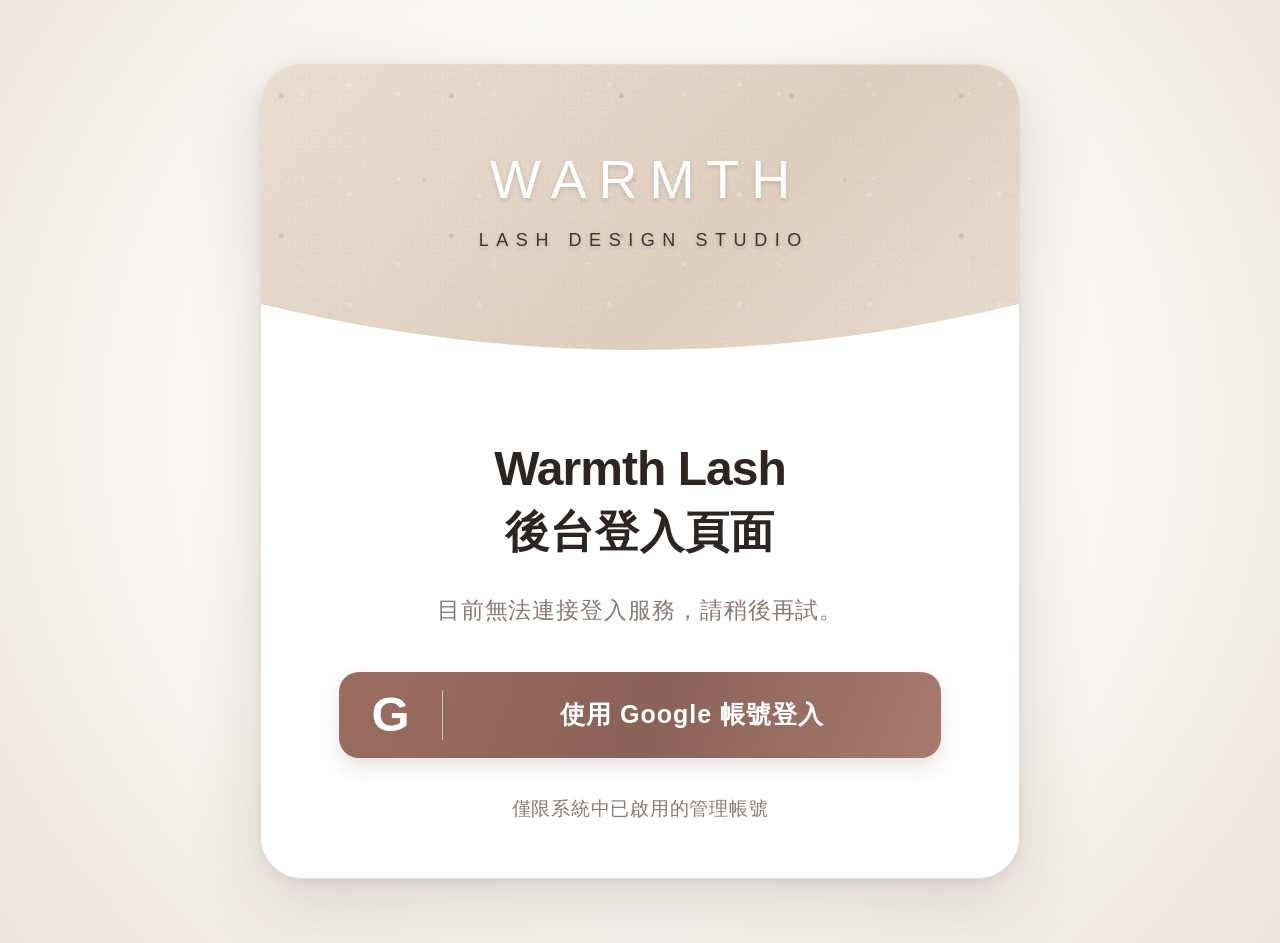
<file: settings.html>
<!DOCTYPE html>
<html lang="zh-Hant">
<head>
  <meta charset="UTF-8">
  <meta name="viewport" content="width=device-width, initial-scale=1.0">
  <title>美睫設定</title>
  <link rel="stylesheet" href="settings.css?v=d68128f6">
  <script src="auth.js"></script>
</head>
<body>
<div class="settings-wrap">
  <header class="settings-header">
    <a class="back-link" href="index.html">← 返回 Dashboard</a>
    <div><h1>美睫項目設定</h1></div>
  </header>

  <main class="settings-grid">
    <section class="setting-card" data-key="lashStyles">
      <div class="card-head"><div><h2>接睫樣式</h2></div></div>
      <div class="item-list" id="lashStylesList"></div>
      <div class="add-row"><input id="lashStylesInput" type="text" placeholder="輸入新的接睫樣式"><button type="button" data-add="lashStyles">＋ 新增</button></div>
    </section>

    <section class="setting-card" data-key="lashTypes">
      <div class="card-head"><div><h2>上睫毛種類</h2></div></div>
      <div class="item-list" id="lashTypesList"></div>
      <div class="add-row"><input id="lashTypesInput" type="text" placeholder="輸入新的上睫毛種類"><button type="button" data-add="lashTypes">＋ 新增</button></div>
    </section>

    <section class="setting-card" data-key="lowerLashTypes">
      <div class="card-head"><div><h2>下睫毛種類</h2></div></div>
      <div class="item-list" id="lowerLashTypesList"></div>
      <div class="add-row"><input id="lowerLashTypesInput" type="text" placeholder="輸入新的下睫毛種類"><button type="button" id="addLowerLashType">＋ 新增</button></div>
    </section>

    <section class="setting-card" data-key="curls">
      <div class="card-head"><div><h2>捲度</h2></div></div>
      <div class="item-list" id="curlsList"></div>
      <div class="add-row"><input id="curlsInput" type="text" placeholder="例如：C、CC"><button type="button" data-add="curls">＋ 新增</button></div>
    </section>

    <section class="setting-card" data-key="lengths">
      <div class="card-head"><div><h2>長度</h2></div></div>
      <div class="item-list" id="lengthsList"></div>
      <div class="add-row"><input id="lengthsInput" type="text" inputmode="decimal" placeholder="例如：9 mm"><button type="button" data-add="lengths">＋ 新增</button></div>
    </section>

    <section class="setting-card" data-key="upperLashCounts">
      <div class="card-head"><div><h2>上睫毛本數</h2></div></div>
      <div class="item-list" id="upperLashCountsList"></div>
      <div class="add-row"><input id="upperLashCountsInput" type="text" inputmode="numeric" placeholder="輸入新的上睫毛本數"><button type="button" data-add="upperLashCounts">＋ 新增</button></div>
    </section>

    <section class="setting-card" data-key="lowerLashCounts">
      <div class="card-head"><div><h2>下睫毛本數</h2></div></div>
      <div class="item-list" id="lowerLashCountsList"></div>
      <div class="add-row"><input id="lowerLashCountsInput" type="text" inputmode="numeric" placeholder="輸入新的下睫毛本數"><button type="button" data-add="lowerLashCounts">＋ 新增</button></div>
    </section>
  </main>

</div>
<script src="settings.js?v=818aeefa"></script>
<script src="lower-lash-type-settings.js?v=1"></script>
<script src="count-price-settings.js?v=1"></script>
</body>
</html>
</file>
<file: dashboard.css>
:root{--bg:#f4efeb;--card:#fffdfb;--text:#302a27;--muted:#8a7f78;--line:#e7ddd7;--accent:#8b645a;--accent-soft:#f2e7e2;--soft:#faf6f3;--danger:#b76f64;--shadow:0 10px 26px rgba(79,59,48,.08)}*{box-sizing:border-box}html{scroll-behavior:smooth}body{margin:0;font-family:-apple-system,BlinkMacSystemFont,"Segoe UI","Noto Sans TC","PingFang TC","Microsoft JhengHei",sans-serif;background:var(--bg);color:var(--text)}button,input,select,textarea{font-family:inherit;color:var(--text)}a{color:inherit;text-decoration:none}.app{min-height:100vh}.topbar{position:sticky;top:0;z-index:20;display:flex;align-items:center;justify-content:space-between;gap:16px;padding:16px 28px;background:rgba(255,253,251,.95);backdrop-filter:blur(10px);border-bottom:1px solid var(--line)}.brand{display:flex;align-items:center;gap:12px}.logo{width:38px;height:38px;border-radius:12px;display:grid;place-items:center;background:var(--accent-soft);color:var(--accent);font-size:20px;font-weight:800}.brand-title{font-size:18px;font-weight:800;letter-spacing:.04em}.brand-sub{font-size:12px;color:var(--muted);margin-top:2px}.top-actions{display:flex;align-items:center;gap:10px}.date-pill{padding:9px 12px;border:1px solid var(--line);border-radius:999px;background:#fff;font-size:13px;color:var(--muted)}.avatar{width:38px;height:38px;border-radius:50%;display:grid;place-items:center;background:#e9d8d1;color:#6f4e46;font-weight:800;font-size:13px}.layout{display:grid;grid-template-columns:220px minmax(0,1fr);min-height:calc(100vh - 71px)}.sidebar{padding:22px 16px;border-right:1px solid var(--line);background:#fbf7f4}.nav{display:grid;gap:8px}.nav a{display:flex;align-items:center;gap:10px;padding:11px 12px;border-radius:12px;color:#5d524d;font-size:14px;font-weight:700}.nav a.active{background:var(--accent);color:#fff}.nav a:hover{background:#efe4df}.nav a.active:hover{background:var(--accent)}.nav-icon{width:24px;text-align:center}.sidebar-note{margin-top:26px;padding:14px;border:1px dashed #d8c8c0;border-radius:14px;color:var(--muted);font-size:12px;line-height:1.6;background:#fff}.main{padding:28px;max-width:1460px;width:100%;margin:0 auto}.hero{display:flex;align-items:flex-end;justify-content:space-between;gap:20px;margin-bottom:22px}.hero h1{margin:0;font-size:28px;letter-spacing:.02em}.hero p{margin:7px 0 0;color:var(--muted);font-size:14px}.quick-actions{display:flex;gap:10px;flex-wrap:wrap}.btn{display:inline-flex;align-items:center;justify-content:center;border:none;border-radius:12px;padding:11px 16px;font-size:14px;font-weight:800;cursor:pointer;min-height:42px;box-shadow:none}.btn-primary{background:var(--accent);color:#fff}.btn-secondary{background:#fff;border:1px solid var(--line)}.btn-small{padding:8px 11px;min-height:36px;font-size:13px}.grid-top{display:grid;grid-template-columns:1.5fr 1fr;gap:18px;margin-bottom:18px}.card{background:var(--card);border:1px solid var(--line);border-radius:18px;box-shadow:var(--shadow);padding:20px}.card-head{display:flex;align-items:center;justify-content:space-between;gap:12px;margin-bottom:15px}.card-title{font-size:17px;font-weight:800}.card-sub{font-size:12px;color:var(--muted)}.link-btn{border:none;background:none;color:var(--accent);font-size:13px;font-weight:800;cursor:pointer;padding:4px}.schedule{display:grid;gap:10px}.appointment{display:grid;grid-template-columns:80px minmax(0,1fr) auto;gap:14px;align-items:center;padding:13px 14px;border:1px solid #eee4de;border-radius:14px;background:#fff}.time{font-size:18px;font-weight:800;color:var(--accent)}.customer-name{font-weight:800;margin-bottom:4px}.customer-meta{font-size:12px;color:var(--muted);display:flex;gap:8px;flex-wrap:wrap}.tag{display:inline-flex;align-items:center;padding:3px 8px;border-radius:999px;background:var(--accent-soft);color:#724f46;font-size:11px;font-weight:800}.tag.new{background:#f6eadc;color:#8b5f2d}.action-mini{display:flex;gap:7px;flex-wrap:wrap;justify-content:flex-end}.stats{display:grid;grid-template-columns:repeat(2,minmax(0,1fr));gap:12px}.stat{padding:16px;border-radius:15px;background:var(--soft);border:1px solid #eee3dd}.stat-label{font-size:12px;color:var(--muted);margin-bottom:8px}.stat-value{font-size:25px;font-weight:900}.stat-foot{font-size:11px;color:#9a8d86;margin-top:5px}.grid-bottom{display:grid;grid-template-columns:1fr 1fr;gap:18px}.customer-list,.follow-list{display:grid;gap:10px}.list-row{display:grid;grid-template-columns:minmax(0,1fr) auto;gap:12px;align-items:center;padding:12px 0;border-bottom:1px dashed #e9dfda}.list-row:last-child{border-bottom:none;padding-bottom:0}.row-main{min-width:0}.row-title{font-weight:800;margin-bottom:4px}.row-sub{font-size:12px;color:var(--muted);white-space:nowrap;overflow:hidden;text-overflow:ellipsis}.row-side{text-align:right;font-size:12px;color:var(--muted)}.follow-alert{font-weight:800;color:var(--danger);margin-bottom:4px}.mobile-nav{display:none}@media(max-width:1023px){body{padding-bottom:76px}.layout{grid-template-columns:1fr}.sidebar{display:none}.main{padding:22px}.grid-top{grid-template-columns:1fr}.grid-bottom{grid-template-columns:1fr 1fr}.mobile-nav{display:grid;grid-template-columns:repeat(4,1fr);position:fixed;left:0;right:0;bottom:0;z-index:30;background:#fffdfb;border-top:1px solid var(--line);padding:7px 8px calc(7px + env(safe-area-inset-bottom))}.mobile-nav a{display:grid;place-items:center;gap:3px;color:#7f726b;font-size:11px;font-weight:700}.mobile-nav a.active{color:var(--accent)}.mobile-nav span:first-child{font-size:18px}}@media(max-width:767px){.topbar{padding:12px 14px}.brand-sub,.date-pill{display:none}.main{padding:16px 14px}.hero{align-items:flex-start;flex-direction:column;margin-bottom:16px}.hero h1{font-size:23px}.quick-actions{width:100%;display:grid;grid-template-columns:1fr 1fr}.btn{width:100%;min-height:46px}.card{padding:16px;border-radius:16px}.appointment{grid-template-columns:65px minmax(0,1fr);align-items:start}.action-mini{grid-column:1/-1;justify-content:stretch}.action-mini .btn{flex:1;width:auto}.time{font-size:16px}.stats{grid-template-columns:1fr 1fr}.stat{padding:14px}.stat-value{font-size:22px}.grid-bottom{grid-template-columns:1fr}}@media(max-width:420px){.stats{grid-template-columns:1fr}.quick-actions{grid-template-columns:1fr}}
</file>
<file: auth-ui.css>
.account-menu {
  display: flex;
  align-items: center;
  gap: 9px;
}

.avatar-link {
  display: block;
  border-radius: 50%;
}

.avatar-link:focus-visible,
.account-name:focus-visible {
  outline: 2px solid var(--accent);
  outline-offset: 3px;
}

.account-copy {
  display: grid;
  gap: 2px;
  line-height: 1.15;
}

.account-name {
  display: block;
  max-width: 180px;
  overflow: hidden;
  text-overflow: ellipsis;
  white-space: nowrap;
  font-size: 13px;
  font-weight: 800;
}

.logout-link {
  color: var(--muted);
  font-size: 12px;
  font-weight: 700;
}

.logout-link:hover {
  color: var(--accent);
}

@media (max-width: 767px) {
  .account-name {
    max-width: 110px;
  }
}
</file>
<file: profile.css>
:root {
  --bg: #f4efeb;
  --paper: #fffdfb;
  --text: #302a27;
  --muted: #8a7f78;
  --line: #e7ddd7;
  --accent: #8b645a;
  --accent-dark: #76544c;
  --accent-soft: #f2e7e2;
}

* { box-sizing: border-box; }

body {
  margin: 0;
  min-height: 100vh;
  background: radial-gradient(circle at 50% 30%, #fff 0, #f6f1ed 48%, #eee6df 100%);
  color: var(--text);
  font-family: -apple-system, BlinkMacSystemFont, "Segoe UI", "Noto Sans TC", "Microsoft JhengHei", sans-serif;
}

a { color: inherit; text-decoration: none; }

.profile-topbar {
  display: flex;
  align-items: center;
  justify-content: space-between;
  gap: 18px;
  padding: 16px 28px;
  border-bottom: 1px solid var(--line);
  background: rgba(255, 253, 251, .94);
  backdrop-filter: blur(10px);
}

.brand { display: flex; align-items: center; gap: 12px; }
.brand-mark {
  width: 40px;
  height: 40px;
  display: grid;
  place-items: center;
  border-radius: 13px;
  background: var(--accent-soft);
  color: var(--accent);
  font-size: 20px;
  font-weight: 900;
}
.brand strong, .brand small { display: block; }
.brand strong { font-size: 17px; }
.brand small { margin-top: 2px; color: var(--muted); font-size: 11px; }
.back-link { color: var(--accent); font-size: 14px; font-weight: 800; }

.profile-page { padding: 44px 20px 64px; }
.profile-card {
  width: min(620px, 100%);
  margin: 0 auto;
  padding: clamp(24px, 5vw, 42px);
  border: 1px solid var(--line);
  border-radius: 26px;
  background: rgba(255, 253, 251, .97);
  box-shadow: 0 18px 50px rgba(79, 59, 48, .11);
}

.profile-heading { margin-bottom: 30px; text-align: center; }
.eyebrow { margin: 0 0 8px; color: var(--accent); font-size: 11px; font-weight: 800; letter-spacing: .24em; }
.profile-heading h1 { margin: 0; font-size: 30px; }
.profile-heading > p:last-child { margin: 9px 0 0; color: var(--muted); font-size: 14px; }

.avatar-section {
  display: flex;
  align-items: center;
  gap: 18px;
  margin-bottom: 28px;
  padding: 18px;
  border-radius: 18px;
  background: #faf6f3;
}
.avatar-preview {
  width: 78px;
  height: 78px;
  flex: 0 0 auto;
  display: grid;
  place-items: center;
  border-radius: 50%;
  background: #e8d6ce;
  color: #684a43;
  font-size: 29px;
  font-weight: 900;
  box-shadow: inset 0 0 0 1px rgba(139, 100, 90, .1);
}
.avatar-section strong { display: block; margin-bottom: 5px; }
.avatar-section p { margin: 0; color: var(--muted); font-size: 13px; line-height: 1.6; }

.field { margin-top: 20px; }
.field label { display: block; margin-bottom: 8px; font-size: 14px; font-weight: 800; }
.field input {
  width: 100%;
  height: 48px;
  padding: 0 14px;
  border: 1px solid #dacdc6;
  border-radius: 12px;
  outline: none;
  background: #fff;
  color: var(--text);
  font: inherit;
  font-size: 16px;
}
.field input:focus { border-color: var(--accent); box-shadow: 0 0 0 3px rgba(139, 100, 90, .11); }
.field input[readonly] { background: #f7f3f0; color: var(--muted); }
.field small { display: block; margin-top: 7px; color: var(--muted); font-size: 12px; }

.avatar-options { display: flex; flex-wrap: wrap; gap: 9px; margin-top: 11px; }
.avatar-options button {
  width: 43px;
  height: 43px;
  border: 1px solid var(--line);
  border-radius: 50%;
  background: #fff;
  color: var(--text);
  cursor: pointer;
  font: inherit;
  font-weight: 800;
}
.avatar-options button:hover, .avatar-options button.selected { border-color: var(--accent); background: var(--accent-soft); color: var(--accent-dark); }

.profile-status { min-height: 22px; margin-top: 18px; text-align: center; color: var(--muted); font-size: 13px; }
.profile-status.success { color: #55745d; }
.profile-status.error { color: #a34f46; }
.save-button {
  width: 100%;
  min-height: 50px;
  border: 0;
  border-radius: 13px;
  background: linear-gradient(110deg, #9a6d5f, #8b6258 52%, #a77b6e);
  color: #fff;
  cursor: pointer;
  font: inherit;
  font-size: 15px;
  font-weight: 800;
}
.save-button:hover { filter: brightness(1.04); }
.save-button:disabled { cursor: wait; opacity: .65; }

@media (max-width: 600px) {
  .profile-topbar { padding: 13px 15px; }
  .brand small { display: none; }
  .back-link { font-size: 13px; }
  .profile-page { padding: 18px 12px 36px; }
  .profile-card { border-radius: 20px; }
  .avatar-section { align-items: flex-start; }
}
</file>
<file: style.css>
*{box-sizing:border-box}
  body{
    margin:0;background:#f6f3f0;color:#302a27;
    font-family:-apple-system,BlinkMacSystemFont,"Segoe UI","Noto Sans TC",sans-serif
  }
  button,
  select,
  input,
  textarea{
    font-family:inherit;
    color:#302a27;
  }
  button{
    -webkit-appearance:none;
    appearance:none;
  }
  .wrap{max-width:1240px;margin:28px auto;padding:0 20px}
  .card{
    background:#fff;border:1px solid #e4ddd8;border-radius:18px;
    padding:22px;box-shadow:0 8px 28px rgba(0,0,0,.05)
  }
  h1{font-size:24px;margin:0 0 5px}
  .hint{margin:0 0 20px;color:#786f69;font-size:14px}

  /* 款式預設 */
  .preset-title{font-weight:700;margin-bottom:9px}
  .preset-grid{
    display:grid;grid-template-columns:repeat(4,1fr);
    gap:10px;margin-bottom:20px
  }
  .preset{
    padding:12px 10px;border:1px solid #d9d0ca;border-radius:12px;
    background:#fff;color:#302a27;cursor:pointer
  }
  .preset.active{border:2px solid #302a27;background:#f4efec;color:#302a27}
  .preset-name{display:block;font-weight:700;font-size:16px;color:#302a27}
  .preset-count{display:block;color:#7e746e;font-size:13px;margin-top:3px}

  /* 左右眼 */
  .eyes-grid{
    display:grid;grid-template-columns:1fr 1fr;
    gap:18px;margin:8px 0 24px
  }
  .eye-panel{
    border:1px solid #e4ddd8;
    border-radius:15px;
    padding:14px;
    background:#fdfbf9;
    min-width:0
  }
  .eye-title{text-align:center;font-weight:800;font-size:18px;margin-bottom:8px}
  .eye-svg{height:150px}
  .eye-svg svg{width:100%;height:100%;overflow:visible}
  .arc{fill:none;stroke:#332d2a;stroke-width:4;stroke-linecap:round}
  .divider{stroke:#6e625c;stroke-width:2.2}
  .label{font-size:16px;text-anchor:middle;fill:#332d2a;font-weight:700}
  .length{font-size:13px;text-anchor:middle;fill:#746a64}

  .segments{
    display:grid;
    gap:8px;
    margin-top:8px;
    min-width:0
  }
  .segment{
    border:1px solid #e4ddd8;border-radius:10px;padding:9px;background:#fff;text-align:center
  }
  .segment-name{display:block;font-weight:700;font-size:13px;margin-bottom:4px}
  select{
    width:100%;padding:7px 5px;margin:3px 0;border:1px solid #d8cfca;
    border-radius:8px;background:#fff;color:#302a27;font-size:14px
  }
  .remove{
    width:100%;padding:6px;margin-top:4px;border:0;border-radius:7px;
    background:#f2ece8;color:#6f5f57;cursor:pointer;font-size:13px
  }
  .add-eye{
    width:100%;margin-top:9px;padding:9px;border:1px dashed #bfb3ac;
    border-radius:9px;background:#fff;color:#302a27;cursor:pointer
  }

  /* 紙本感欄位排列 */
  .record-table{
    border:1px solid #d8d0cb;border-radius:12px;overflow:hidden;margin-top:6px
  }
  .form-row{
    display:grid;grid-template-columns:130px 1fr 130px 1fr;
    min-height:54px;border-bottom:1px solid #ded7d2
  }
  .form-row:last-child{border-bottom:0}
  .form-label{
    display:flex;align-items:center;padding:10px 12px;font-weight:700;
    background:#f7f3f0;border-right:1px solid #ded7d2
  }
  .form-input{
    padding:9px 12px;border-right:1px solid #ded7d2;display:flex;align-items:center
  }
  .form-input:last-child{border-right:0}
  .form-input input,.form-input textarea{
    width:100%;
    border:1px solid #d7cfca;
    outline:0;
    background:#fff;
    border-radius:9px;
    font:inherit;
    color:#302a27;
    padding:9px 11px;
    box-shadow:inset 0 1px 2px rgba(0,0,0,.025);
  }
  .form-input input:focus,.form-input textarea:focus{
    border-color:#9f9189;
    box-shadow:0 0 0 2px rgba(120,105,96,.10);
  }
  .form-input textarea{min-height:78px;resize:vertical}
  .span-rest{grid-column:2 / -1;border-right:0}
  .full-row{grid-template-columns:130px 1fr}
  .full-row .form-input{border-right:0}

  .actions{display:flex;gap:10px;margin-top:18px;flex-wrap:wrap}
  .action{
    padding:11px 16px;border:1px solid #d6ccc6;border-radius:10px;
    background:#fff;color:#302a27;cursor:pointer;font-size:15px
  }
  .primary{background:#302a27;color:#fff;border-color:#302a27}
  pre{
    margin-top:15px;padding:13px;background:#f7f5f3;border-radius:10px;
    overflow:auto;font-size:12px
  }

  /* =========================
     RWD：平板
     768px ~ 1023px
     ========================= */
  @media (min-width:768px) and (max-width:1023px){
    .wrap{max-width:900px;margin:20px auto;padding:0 18px}
    .card{padding:20px}
    .eyes-grid{
      grid-template-columns:repeat(2,minmax(0,1fr));
      gap:12px
    }
    .eye-panel{padding:12px;min-width:0}
    .eye-svg{height:145px}
    /* 平板左右眼要同時看得到，因此各眼內的範圍控制改為兩欄，
       避免 4 個以上區段時把整個眼睛區塊撐得太寬。 */
    .segments{
      /* 平板：每個範圍約佔眼睛編輯區 30%，一列最多 3 個，三欄合計約 90%，整排置中。 */
      grid-template-columns:repeat(3,minmax(0,30%)) !important;
      justify-content:center;
    }
    .form-row{
      grid-template-columns:120px 1fr 120px 1fr
    }
  }

  /* =========================
     RWD：手機
     0px ~ 767px
     ========================= */
  @media (max-width:767px){
    body{background:#f2efec}
    .wrap{
      width:100%;
      margin:0;
      padding:0
    }
    .card{
      border:0;
      border-radius:0;
      padding:16px 12px 28px;
      box-shadow:none
    }
    h1{font-size:21px}
    .hint{font-size:13px;margin-bottom:16px}

    .preset-grid{
      grid-template-columns:repeat(2,minmax(0,1fr));
      gap:8px
    }
    .preset{
      min-height:64px;
      padding:10px 6px
    }
    .preset-name{font-size:15px}

    .eyes-grid{
      grid-template-columns:1fr;
      gap:14px;
      margin-bottom:18px
    }
    .eye-panel{
      padding:12px 10px;
      border-radius:13px;
      overflow:hidden
    }
    .eye-title{font-size:17px}
    .eye-svg{
      height:135px;
      margin:0 -2px
    }

    /* 手機上的施作範圍改為兩欄，避免 4~5 區被硬壓成一排 */
    .segments{
      grid-template-columns:repeat(2,minmax(0,1fr)) !important;
      gap:8px
    }
    .segment{padding:8px 7px}
    select{
      min-height:40px;
      font-size:16px; /* iPhone 避免點選欄位時自動放大 */
    }
    .remove,.add-eye{
      min-height:40px
    }

    /* 手機不再硬塞紙本四欄，而改成 label 在上、輸入框在下 */
    .record-table{
      border:0;
      overflow:visible
    }
    .form-row,
    .full-row{
      display:block;
      min-height:0;
      border:0
    }
    .form-label{
      display:block;
      padding:9px 2px 5px;
      background:transparent;
      border:0;
      font-size:14px
    }
    .form-input,
    .form-input:last-child{
      display:block;
      padding:0 0 8px;
      border:0
    }
    .form-input input,
    .form-input textarea{
      min-height:44px;
      font-size:16px
    }
    .form-input textarea{min-height:100px}

    .actions{
      display:block;
      margin-top:14px
    }
    .action{
      width:100%;
      min-height:46px
    }
    pre{font-size:11px}
  }

  /* =========================
     RWD：小尺寸手機
     ========================= */
  @media (max-width:380px){
    .card{padding-left:9px;padding-right:9px}
    .eye-panel{padding-left:8px;padding-right:8px}
    .segments{gap:6px}
    .segment{padding-left:5px;padding-right:5px}
  }

  #amount,
  #note{
    display:block;
    width:100%;
    max-width:none;
  }

  .form-input input::placeholder,
  .form-input textarea::placeholder{
    color:#a79d97;
    opacity:1;
  }



  .roc-date-wrap{
    position:relative;
    width:100%;
    display:flex;
    gap:7px;
  }
  .roc-date-input{
    flex:1;
    cursor:pointer;
  }
  .calendar-button{
    width:42px;
    min-width:42px;
    border:1px solid #d7cfca;
    border-radius:9px;
    background:#fff;
    color:#4a413d;
    cursor:pointer;
    display:flex;
    align-items:center;
    justify-content:center;
    padding:0;
  }
  .calendar-icon{
    width:20px;
    height:20px;
    display:block;
  }
  .roc-calendar{
    position:absolute;
    z-index:50;
    top:calc(100% + 7px);
    left:0;
    width:310px;
    max-width:calc(100vw - 36px);
    padding:12px;
    border:1px solid #d7cfca;
    border-radius:13px;
    background:#fff;
    box-shadow:0 12px 30px rgba(0,0,0,.14);
  }
  .calendar-header{
    display:grid;
    grid-template-columns:38px 1fr 38px;
    align-items:center;
    gap:6px;
    margin-bottom:10px;
  }
  .calendar-title{
    text-align:center;
    font-weight:800;
    font-size:16px;
  }
  .calendar-nav{
    height:36px;
    border:0;
    border-radius:8px;
    background:#f4efec;
    color:#302a27;
    cursor:pointer;
    font-size:24px;
    line-height:1;
  }
  .calendar-week,.calendar-days{
    display:grid;
    grid-template-columns:repeat(7,1fr);
    gap:4px;
  }
  .calendar-week{
    margin-bottom:4px;
    color:#8b8079;
    font-size:12px;
    text-align:center;
  }
  .calendar-week span{padding:5px 0}
  .calendar-day{
    aspect-ratio:1;
    border:0;
    border-radius:8px;
    background:transparent;
    color:#302a27;
    cursor:pointer;
    font-size:14px;
  }
  .calendar-day:hover{background:#f4efec}
  .calendar-day.selected{
    background:#302a27;
    color:#fff;
    font-weight:700;
  }
  .calendar-day.today:not(.selected){
    outline:1px solid #9f9189;
  }
  .calendar-empty{aspect-ratio:1}
  .today-button{
    width:100%;
    margin-top:9px;
    padding:8px;
    border:1px solid #d7cfca;
    border-radius:8px;
    background:#fff;
    color:#302a27;
    cursor:pointer;
  }
  @media(max-width:767px){
    .roc-calendar{
      width:min(330px,calc(100vw - 24px));
    }
    .calendar-day{min-height:38px;font-size:16px}
    .calendar-button{min-height:44px}
  }


  .record-header{
    width:100%;
    margin-bottom:20px;
  }
  .record-title{
    margin:0;
    padding:4px 0 14px;
    text-align:center;
    font-size:30px;
    font-weight:700;
    letter-spacing:.18em;
    color:#302a27;
  }
  .dashed-separator{
    width:60%;
    margin-left:auto;
    margin-right:auto;
    border-top:1.5px dashed #b9aaa2;
  }
  .customer-row{
    display:flex;
    align-items:center;
    justify-content:center;
    min-height:54px;
    padding:0 10px;
    font-size:17px;
    color:#302a27;
    text-align:center;
  }
  .customer-label{
    font-weight:700;
    white-space:nowrap;
  }
  .customer-name{
    min-width:120px;
    padding:5px 8px;
    font-weight:600;
  }
  @media(max-width:767px){
    .record-title{
      font-size:25px;
      padding-bottom:12px;
    }
    .customer-row{
      min-height:50px;
      padding:0 4px;
      font-size:16px;
    }
  }


  .range-order-hint{
    margin-top:2px;
    margin-bottom:8px;
    text-align:center;
    font-size:10px;
    font-weight:400;
    color:#aaa;
  }
</file>
<file: settings.css>
:root{--bg:#f4efeb;--paper:#fffdfb;--text:#302a27;--muted:#8a7f78;--line:#e7ddd7;--accent:#8b645a;--accent-soft:#f2e7e2;--shadow:0 10px 26px rgba(79,59,48,.08)}*{box-sizing:border-box}body{margin:0;background:var(--bg);color:var(--text);font-family:-apple-system,BlinkMacSystemFont,"Segoe UI","Noto Sans TC","PingFang TC","Microsoft JhengHei",sans-serif}.settings-wrap{max-width:1180px;margin:0 auto;padding:28px}.settings-header{margin-bottom:22px}.back-link{display:inline-flex;margin-bottom:14px;color:#786b65;text-decoration:none;font-size:14px;font-weight:700}.back-link:hover{color:var(--accent)}h1{margin:0;font-size:28px}.settings-grid{display:grid;grid-template-columns:repeat(2,minmax(0,1fr));gap:18px}.setting-card{background:var(--paper);border:1px solid var(--line);border-radius:18px;box-shadow:var(--shadow);padding:20px}.card-head{margin-bottom:16px}.card-head h2{margin:0;font-size:18px}.item-list{display:grid;gap:8px;min-height:52px;position:relative}.setting-item{display:grid;grid-template-columns:auto minmax(0,1fr) auto;gap:10px;align-items:center;padding:11px 12px;border:1px solid #eee4de;border-radius:12px;background:#fff;transition:transform .15s ease,box-shadow .15s ease,border-color .15s ease}.setting-item.dragging{opacity:1;background:#fff;border-color:#d8c6bd;box-shadow:0 10px 24px rgba(79,59,48,.16);transition:none;z-index:20}.drag-placeholder{width:100%;border-radius:12px}.drag-handle{appearance:none;border:0;background:none;color:#a99a92;font:inherit;font-size:20px;line-height:1;cursor:grab;padding:4px 2px;touch-action:none}.drag-handle:active{cursor:grabbing;color:var(--accent)}.item-name{font-weight:700}.delete-btn{appearance:none;border:0;background:none;color:#a56b61;font:inherit;font-size:13px;font-weight:700;cursor:pointer;padding:5px 7px}.add-row{display:grid;grid-template-columns:minmax(0,1fr) auto;gap:10px;margin-top:14px}.add-row input,.color-add input{width:100%;border:1px solid #ddd2cc;border-radius:12px;background:#fff;padding:11px 12px;font:inherit;color:var(--text);outline:none}.add-row input:focus,.color-add input:focus{border-color:#b69489;box-shadow:0 0 0 3px rgba(139,100,90,.1)}.add-row button,.color-add button{appearance:none;border:0;border-radius:12px;background:var(--accent);color:#fff;padding:0 16px;font:inherit;font-size:14px;font-weight:800;cursor:pointer}.lash-type-item{display:block;padding:0;overflow:hidden}.lash-type-top{display:grid;grid-template-columns:auto minmax(0,1fr) auto;gap:10px;align-items:center;padding:11px 12px}.lash-type-name-wrap{display:flex;align-items:center;gap:8px;min-width:0}.color-toggle{appearance:none;border:0;background:transparent;color:#9d8d85;width:28px;height:28px;border-radius:8px;display:inline-flex;align-items:center;justify-content:center;cursor:pointer;padding:0;flex:0 0 auto}.color-toggle:hover{background:#f5efeb;color:var(--accent)}.toggle-arrow{display:block;font-size:20px;line-height:1;transform:rotate(-90deg);transition:transform .15s ease}.color-toggle[aria-expanded="true"] .toggle-arrow{transform:rotate(0deg)}.color-area[hidden]{display:none!important}.color-area{border-top:1px solid #f0e8e3;padding:10px 12px 12px 42px;background:#fdfaf8}.color-title{font-size:12px;font-weight:800;color:var(--muted);margin-bottom:8px}.color-list{display:flex;flex-wrap:wrap;gap:7px}.color-chip{display:inline-flex;align-items:center;gap:6px;background:var(--accent-soft);border:1px solid #e5d4cc;border-radius:999px;padding:6px 8px 6px 11px;font-size:12px;font-weight:700}.color-chip button{appearance:none;border:0;background:none;color:#9a6d62;font:inherit;font-size:16px;line-height:1;cursor:pointer;padding:0 2px}.color-add{display:grid;grid-template-columns:minmax(0,1fr) auto;gap:8px;margin-top:10px}.color-add input{padding:8px 10px;font-size:13px}.color-add button{padding:0 12px;font-size:12px}.empty{color:#a2948d;font-size:13px;padding:10px 2px}.save-note{margin-top:18px;padding:14px 16px;border:1px dashed #d8c8c0;border-radius:14px;background:#fbf7f4;color:#7f726b;font-size:13px;line-height:1.7}@media(max-width:767px){.settings-wrap{padding:18px 14px}.settings-grid{grid-template-columns:1fr}h1{font-size:24px}.setting-card{padding:16px}.add-row{grid-template-columns:1fr}.add-row button{min-height:44px}.drag-handle{padding:8px 4px;font-size:22px}.color-area{padding-left:14px}.color-add{grid-template-columns:1fr}.color-add button{min-height:40px}}
</file>
